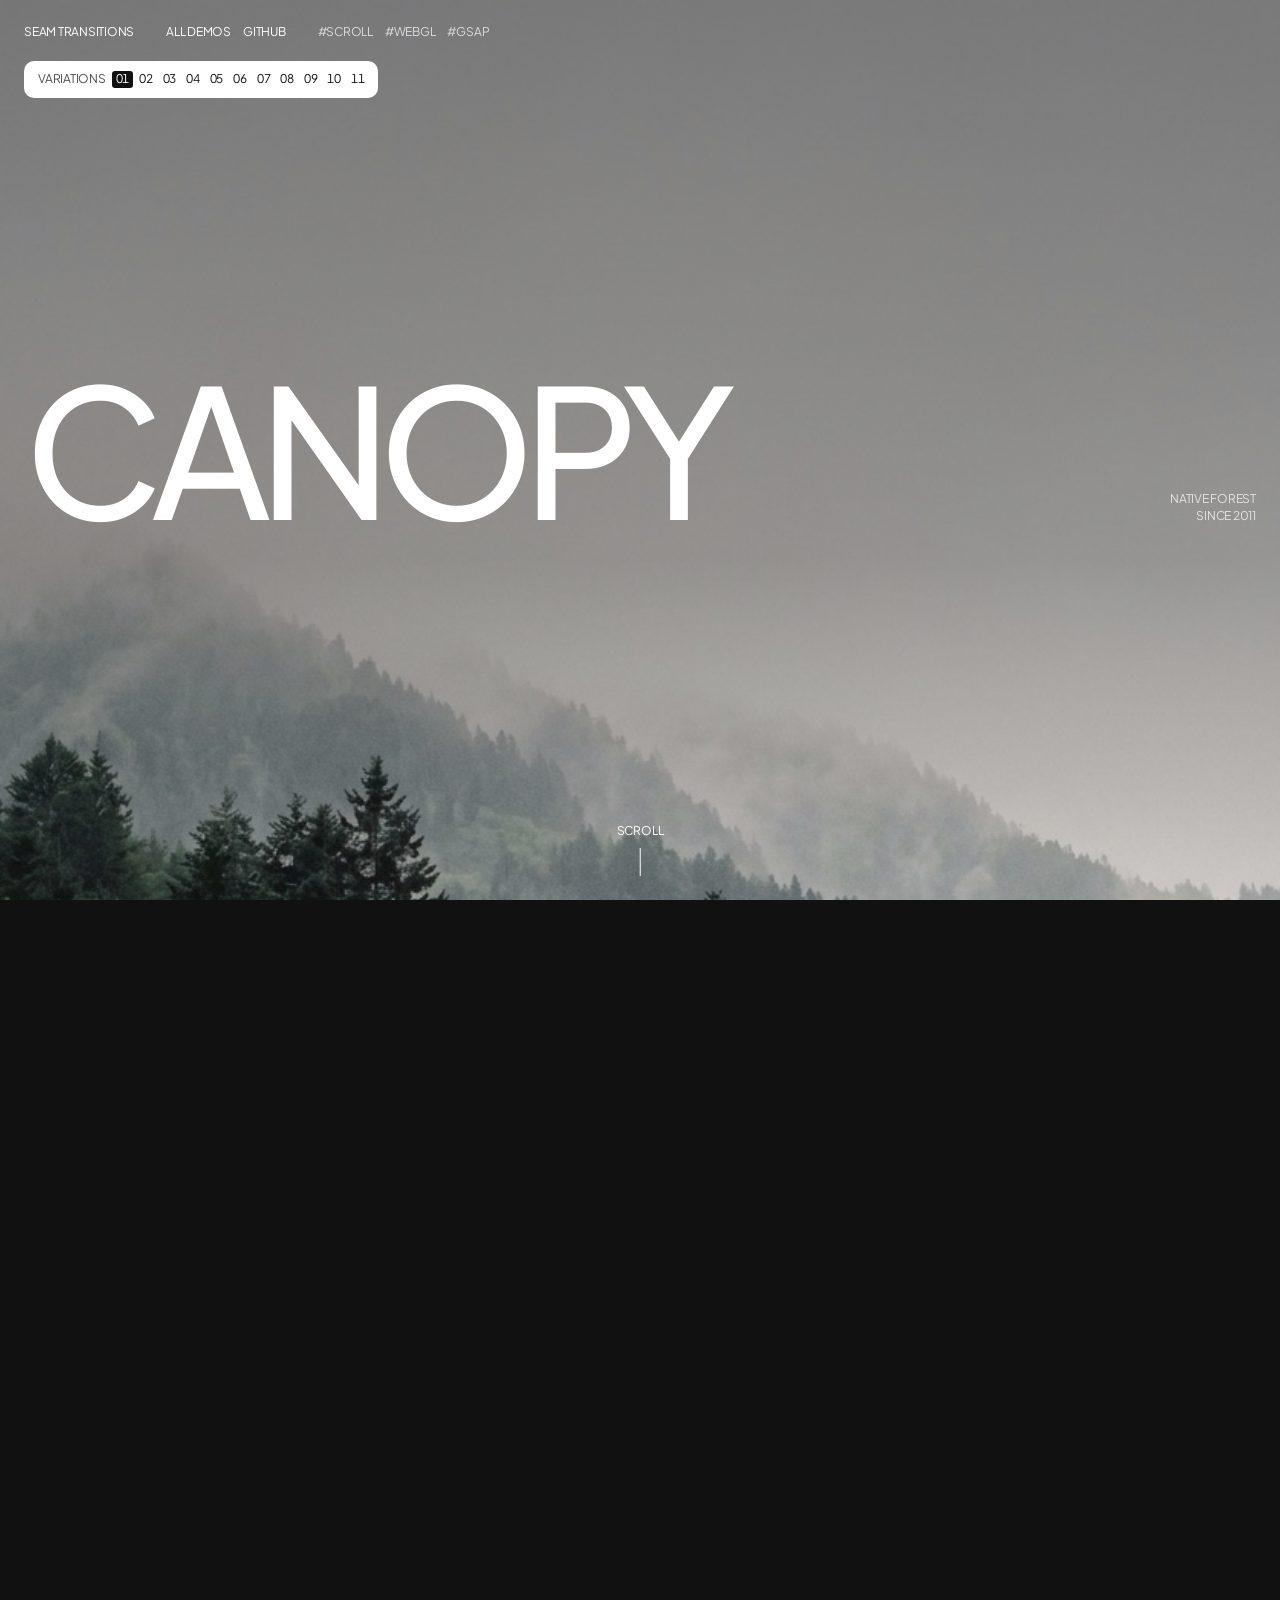
<file: index.html>
<!DOCTYPE html>
<html lang="en" class="no-js">
  <head>
    <meta charset="UTF-8" />
    <meta name="viewport" content="width=device-width, initial-scale=1" />
    <title>Seam Transitions | Demo 1 | Codrops</title>
    <meta name="description" content="A cleared hillside grows back: misty pine forest bleeds down into the white page like ink, showing more forest as it scrolls. A WebGL scroll transition with GSAP." />
    <meta name="keywords" content="ink effect, image reveal, scroll transition, section transition, scroll animation, WebGL, GLSL shaders, GSAP, ScrollTrigger" />
    <link rel="canonical" href="https://tympanus.net/Demos/SeamTransitions/" />
    <meta name="theme-color" content="#111" />
    <meta property="og:type" content="website" />
    <meta property="og:site_name" content="Codrops" />
    <meta property="og:title" content="Seam Transitions | Demo 1 | Codrops" />
    <meta property="og:description" content="A cleared hillside grows back: misty pine forest bleeds down into the white page like ink, showing more forest as it scrolls. A WebGL scroll transition with GSAP." />
    <meta property="og:url" content="https://tympanus.net/Demos/SeamTransitions/" />
    <meta property="og:image" content="https://tympanus.net/Demos/SeamTransitions/og-image.jpg" />
    <meta property="og:image:width" content="1200" />
    <meta property="og:image:height" content="630" />
    <meta property="og:image:alt" content="Seam Transitions: misty pines bleeding like ink into the white page that scrolls up over them, under the name Canopy" />
    <meta name="twitter:card" content="summary_large_image" />
    <meta name="twitter:site" content="@codrops" />
    <meta name="twitter:title" content="Seam Transitions | Demo 1 | Codrops" />
    <meta name="twitter:description" content="A cleared hillside grows back: misty pine forest bleeds down into the white page like ink, showing more forest as it scrolls. A WebGL scroll transition with GSAP." />
    <meta name="twitter:image" content="https://tympanus.net/Demos/SeamTransitions/og-image.jpg" />
    <meta name="twitter:image:alt" content="Seam Transitions: misty pines bleeding like ink into the white page that scrolls up over them, under the name Canopy" />
    <link rel="icon" type="image/svg+xml" href="https://tympanus.net/favicon/favicon.svg" />
    <link rel="shortcut icon" href="https://tympanus.net/favicon/favicon.ico" />
    <link rel="preconnect" href="https://fonts.googleapis.com" />
    <link rel="preconnect" href="https://fonts.gstatic.com" crossorigin />
    <link rel="stylesheet" href="https://fonts.googleapis.com/css2?family=Plus+Jakarta+Sans:wght@400;500&display=swap" />
    <link rel="stylesheet" type="text/css" href="css/base.css" />
    <script>
      document.documentElement.className = 'js';
    </script>
    <!-- Added on the live server only, leave commented out in the repo -->
    <!--script src="//tympanus.net/codrops/adpacks/analytics.js"></script-->
  </head>

  <body class="demo-1 loading" data-seam="ink">
    <div id="smooth-wrapper">
      <main id="smooth-content">
        <section class="hero">
          <header class="frame">
            <h1 class="frame__title">Seam Transitions</h1>
            <nav class="frame__links">
              <a href="https://tympanus.net/codrops/hub/">All demos</a>
              <a href="https://github.com/codrops/SeamTransitions">GitHub</a>
            </nav>
            <nav class="frame__tags">
              <a href="https://tympanus.net/codrops/hub/tag/scroll/">#scroll</a>
              <a href="https://tympanus.net/codrops/hub/tag/webgl/">#webgl</a>
              <a href="https://tympanus.net/codrops/hub/tag/gsap/">#gsap</a>
            </nav>
            <nav class="frame__demos">
              <span class="frame__demos-label">Variations</span>
              <span class="frame__demo frame__demo--current">01</span>
              <a class="frame__demo" href="index2.html">02</a>
              <a class="frame__demo" href="index3.html">03</a>
              <a class="frame__demo" href="index4.html">04</a>
              <a class="frame__demo" href="index5.html">05</a>
              <a class="frame__demo" href="index6.html">06</a>
              <a class="frame__demo" href="index7.html">07</a>
              <a class="frame__demo" href="index8.html">08</a>
              <a class="frame__demo" href="index9.html">09</a>
              <a class="frame__demo" href="index10.html">10</a>
              <a class="frame__demo" href="index11.html">11</a>
            </nav>
          </header>
          <img class="hero__img" src="img/hero-ink.jpg" width="1376" height="768" alt="A misty mountain ridge, dark pines fading up into pale fog" />
          <div class="hero__content">
            <h2 class="hero__title">Canopy</h2>
            <p class="hero__note">Native forest<br />Since 2011</p>
          </div>
          <p class="hero__scroll" aria-hidden="true">Scroll</p>

        </section>
        <div class="seam" aria-hidden="true"></div>
        <section class="next">
          <div class="next__intro">
            <p class="next__label">(01) Rewilding</p>
            <p class="next__text">We bring native forest back to hills cleared long ago: seed gathered nearby, planted by volunteers, then left to grow wild.</p>
          </div>
          <ul class="projects">
            <li>
              <img src="img/canopy-1.jpg" width="896" height="1200" alt="Young birch and pine regrowing on a misty hillside that was once bare moorland" />
              <p>Birch Hollow <span>2012</span></p>
            </li>
            <li>
              <img src="img/canopy-2.jpg" width="896" height="1200" alt="Pine saplings in tree guards across a heather hillside above a grey loch" />
              <p>Upper Loch <span>2014</span></p>
            </li>
            <li>
              <img src="img/canopy-3.jpg" width="896" height="1200" alt="A rowan with red berries among young pines on a misty ridge" />
              <p>Rowan Ridge <span>2016</span></p>
            </li>
            <li>
              <img src="img/canopy-4.jpg" width="896" height="1200" alt="A young native pinewood with heather and blaeberry beneath the trees" />
              <p>Red Pine Glen <span>2018</span></p>
            </li>
            <li>
              <img src="img/canopy-5.jpg" width="896" height="1200" alt="Rows of pine and birch seedlings in trays under a polytunnel" />
              <p>Seed Store <span>2021</span></p>
            </li>
            <li>
              <img src="img/canopy-6.jpg" width="896" height="1200" alt="A stream winding through a newly planted valley, bare hills behind" />
              <p>Moss Burn <span>2024</span></p>
            </li>
          </ul>
          <footer class="next__foot">
            <a href="mailto:hello@canopy.example">hello@canopy.example</a>
            <p class="next__credits">Inspired by <a href="https://mosaic.flabbergast.agency/">Mosaic</a> and Jesper Landberg’s <a href="https://tympanus.net/Demos/PaperDrops/">demo</a> on Codrops</p>
            <span>(02) Planting</span>
          </footer>
        </section>
      </main>
    </div>
    <script src="js/gsap.min.js"></script>
    <script src="js/ScrollTrigger.min.js"></script>
    <script src="js/ScrollSmoother.min.js"></script>
    <script src="js/SplitText.min.js"></script>
    <script type="module" src="js/index.js"></script>
    <!-- Added on the live server only, leave commented out in the repo -->
    <!--script src="https://tympanus.net/codrops/adpacks/cda_sponsor.js"></script-->
  </body>
</html>
</file>
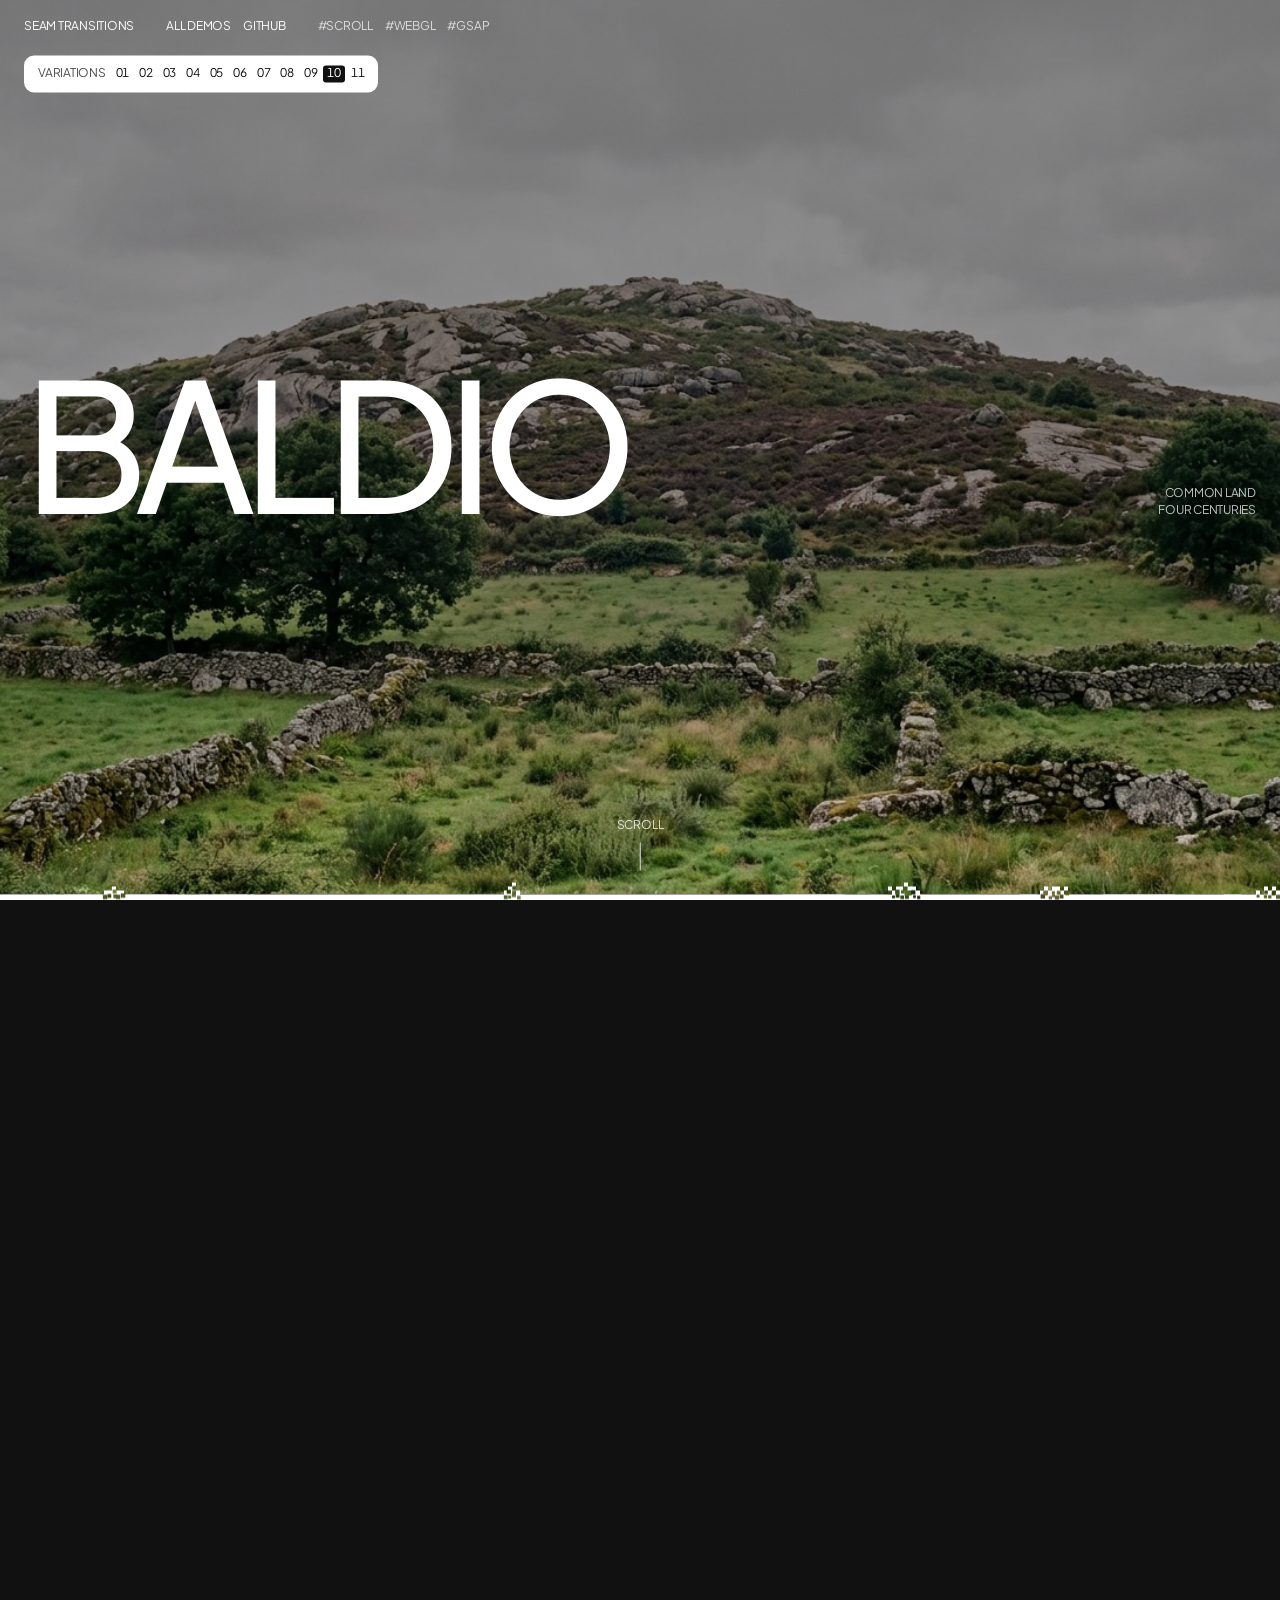
<file: index10.html>
<!DOCTYPE html>
<html lang="en" class="no-js">
  <head>
    <meta charset="UTF-8" />
    <meta name="viewport" content="width=device-width, initial-scale=1" />
    <title>Seam Transitions | Demo 10 | Codrops</title>
    <meta name="description" content="An upland hill crumbles grain by grain into spoil heaps as the page scrolls up over it. A canvas scroll transition with GSAP and Physics2DPlugin." />
    <meta name="keywords" content="sand effect, particles, Physics2DPlugin, scroll transition, section transition, scroll animation, canvas, GSAP, ScrollTrigger" />
    <link rel="canonical" href="https://tympanus.net/Demos/SeamTransitions/index10.html" />
    <meta name="theme-color" content="#111" />
    <meta property="og:type" content="website" />
    <meta property="og:site_name" content="Codrops" />
    <meta property="og:title" content="Seam Transitions | Demo 10 | Codrops" />
    <meta property="og:description" content="An upland hill crumbles grain by grain into spoil heaps as the page scrolls up over it. A canvas scroll transition with GSAP and Physics2DPlugin." />
    <meta property="og:url" content="https://tympanus.net/Demos/SeamTransitions/index10.html" />
    <meta property="og:image" content="https://tympanus.net/Demos/SeamTransitions/og-image.jpg" />
    <meta property="og:image:width" content="1200" />
    <meta property="og:image:height" content="630" />
    <meta property="og:image:alt" content="Seam Transitions: misty pines bleeding like ink into the white page that scrolls up over them, under the name Canopy" />
    <meta name="twitter:card" content="summary_large_image" />
    <meta name="twitter:site" content="@codrops" />
    <meta name="twitter:title" content="Seam Transitions | Demo 10 | Codrops" />
    <meta name="twitter:description" content="An upland hill crumbles grain by grain into spoil heaps as the page scrolls up over it. A canvas scroll transition with GSAP and Physics2DPlugin." />
    <meta name="twitter:image" content="https://tympanus.net/Demos/SeamTransitions/og-image.jpg" />
    <meta name="twitter:image:alt" content="Seam Transitions: misty pines bleeding like ink into the white page that scrolls up over them, under the name Canopy" />
    <link rel="icon" type="image/svg+xml" href="https://tympanus.net/favicon/favicon.svg" />
    <link rel="shortcut icon" href="https://tympanus.net/favicon/favicon.ico" />
    <link rel="preconnect" href="https://fonts.googleapis.com" />
    <link rel="preconnect" href="https://fonts.gstatic.com" crossorigin />
    <link rel="stylesheet" href="https://fonts.googleapis.com/css2?family=Plus+Jakarta+Sans:wght@400;500&display=swap" />
    <link rel="stylesheet" type="text/css" href="css/base.css" />
    <script>
      document.documentElement.className = 'js';
    </script>
    <!-- Added on the live server only, leave commented out in the repo -->
    <!--script src="//tympanus.net/codrops/adpacks/analytics.js"></script-->
  </head>

  <body class="demo-10 loading" data-seam="sediment">
    <div id="smooth-wrapper">
      <main id="smooth-content">
        <section class="hero">
          <header class="frame">
            <h1 class="frame__title">Seam Transitions</h1>
            <nav class="frame__links">
              <a href="https://tympanus.net/codrops/hub/">All demos</a>
              <a href="https://github.com/codrops/SeamTransitions">GitHub</a>
            </nav>
            <nav class="frame__tags">
              <a href="https://tympanus.net/codrops/hub/tag/scroll/">#scroll</a>
              <a href="https://tympanus.net/codrops/hub/tag/webgl/">#webgl</a>
              <a href="https://tympanus.net/codrops/hub/tag/gsap/">#gsap</a>
            </nav>
            <nav class="frame__demos">
              <span class="frame__demos-label">Variations</span>
              <a class="frame__demo" href="index.html">01</a>
              <a class="frame__demo" href="index2.html">02</a>
              <a class="frame__demo" href="index3.html">03</a>
              <a class="frame__demo" href="index4.html">04</a>
              <a class="frame__demo" href="index5.html">05</a>
              <a class="frame__demo" href="index6.html">06</a>
              <a class="frame__demo" href="index7.html">07</a>
              <a class="frame__demo" href="index8.html">08</a>
              <a class="frame__demo" href="index9.html">09</a>
              <span class="frame__demo frame__demo--current">10</span>
              <a class="frame__demo" href="index11.html">11</a>
            </nav>
          </header>
          <img class="hero__img" src="img/hero-sediment.jpg" width="1376" height="768" alt="An upland hill of granite outcrops and heather above green meadows divided by stone walls" />
          <div class="hero__content">
            <h2 class="hero__title">Baldio</h2>
            <p class="hero__note">Common land<br />Four centuries</p>
          </div>
          <p class="hero__scroll" aria-hidden="true">Scroll</p>

        </section>
        <div class="seam" aria-hidden="true"></div>
        <section class="next">
          <div class="next__intro">
            <p class="next__label">(01) The hill</p>
            <p class="next__text">For four hundred years this hill has been grazed, farmed and shared by the villages around it. A company wants to dig it out for lithium. We want it to stay a hill.</p>
          </div>
          <ul class="projects">
            <li>
              <img src="img/baldio-1.jpg" width="896" height="1200" alt="A green meadow enclosed by stone walls, long-horned cattle grazing below granite hills" />
              <p>Lameiro do Fundo <span>Meadow</span></p>
            </li>
            <li>
              <img src="img/baldio-2.jpg" width="896" height="1200" alt="A granite spring trough with clear water running into it" />
              <p>Fonte da Laje <span>Spring</span></p>
            </li>
            <li>
              <img src="img/baldio-3.jpg" width="896" height="1200" alt="An old chestnut grove of huge gnarled trunks on a slope" />
              <p>Souto Velho <span>Chestnuts</span></p>
            </li>
            <li>
              <img src="img/baldio-4.jpg" width="896" height="1200" alt="A small field of rye on a terrace below granite outcrops" />
              <p>Leira Alta <span>Rye</span></p>
            </li>
            <li>
              <img src="img/baldio-5.jpg" width="896" height="1200" alt="Stone houses with slate roofs along a narrow village street" />
              <p>Aldeia <span>Village</span></p>
            </li>
            <li>
              <img src="img/baldio-6.jpg" width="896" height="1200" alt="The village’s granite bread-oven house, firewood stacked by its door" />
              <p>Forno do Povo <span>Oven</span></p>
            </li>
          </ul>
          <footer class="next__foot">
            <a href="mailto:contact@baldio.example">contact@baldio.example</a>
            <p class="next__credits">Inspired by <a href="https://mosaic.flabbergast.agency/">Mosaic</a> and Jesper Landberg’s <a href="https://tympanus.net/Demos/PaperDrops/">demo</a> on Codrops</p>
            <span>(02) What’s here</span>
          </footer>
        </section>
      </main>
    </div>
    <script src="js/gsap.min.js"></script>
    <script src="js/ScrollTrigger.min.js"></script>
    <script src="js/ScrollSmoother.min.js"></script>
    <script src="js/SplitText.min.js"></script>
    <script src="js/Physics2DPlugin.min.js"></script>
    <script type="module" src="js/index.js"></script>
    <!-- Added on the live server only, leave commented out in the repo -->
    <!--script src="https://tympanus.net/codrops/adpacks/cda_sponsor.js"></script-->
  </body>
</html>
</file>
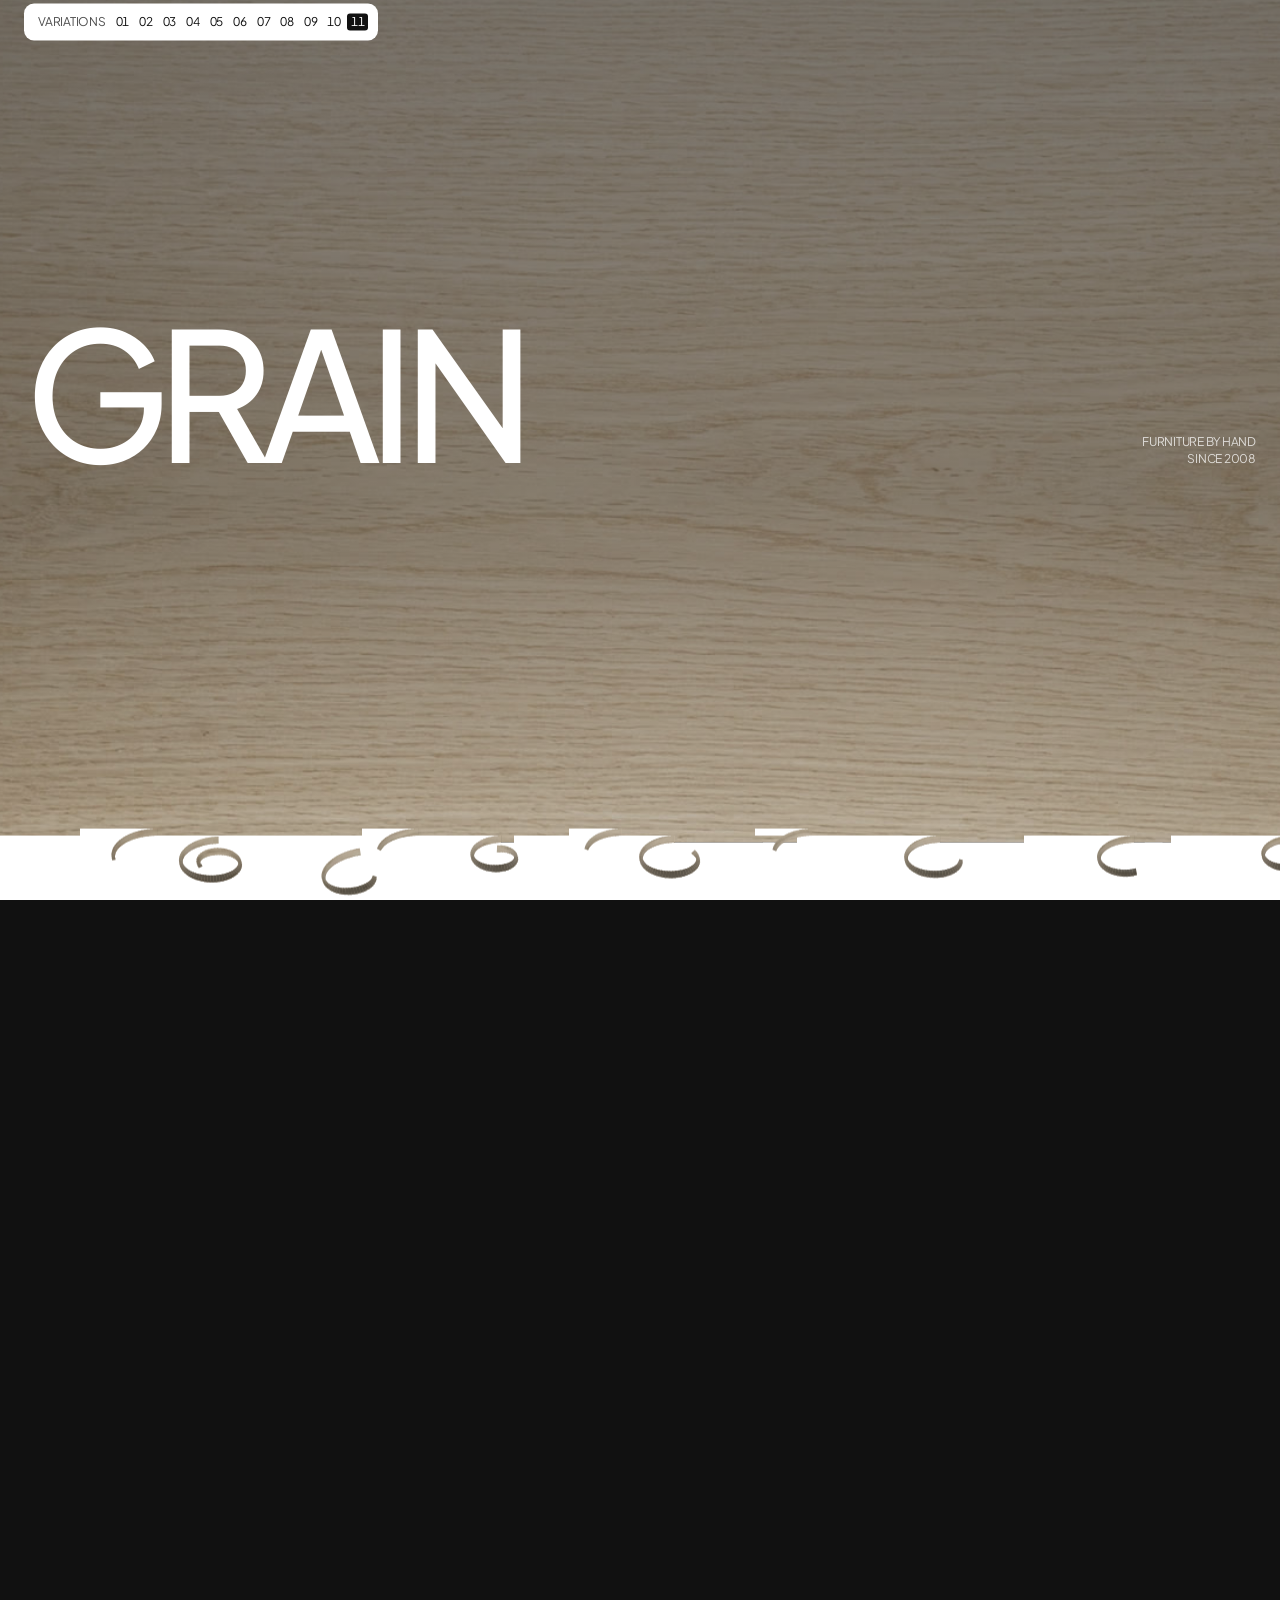
<file: index11.html>
<!DOCTYPE html>
<html lang="en" class="no-js">
  <head>
    <meta charset="UTF-8" />
    <meta name="viewport" content="width=device-width, initial-scale=1" />
    <title>Seam Transitions | Demo 11 | Codrops</title>
    <meta name="description" content="A plane takes long shavings off an oak plank as the page scrolls: each curls up and drops onto a pile. A canvas scroll transition with GSAP and Physics2DPlugin." />
    <meta name="keywords" content="wood shavings, curl, Physics2DPlugin, scroll transition, section transition, scroll animation, canvas, GSAP, ScrollTrigger" />
    <link rel="canonical" href="https://tympanus.net/Demos/SeamTransitions/index11.html" />
    <meta name="theme-color" content="#111" />
    <meta property="og:type" content="website" />
    <meta property="og:site_name" content="Codrops" />
    <meta property="og:title" content="Seam Transitions | Demo 11 | Codrops" />
    <meta property="og:description" content="A plane takes long shavings off an oak plank as the page scrolls: each curls up and drops onto a pile. A canvas scroll transition with GSAP and Physics2DPlugin." />
    <meta property="og:url" content="https://tympanus.net/Demos/SeamTransitions/index11.html" />
    <meta property="og:image" content="https://tympanus.net/Demos/SeamTransitions/og-image.jpg" />
    <meta property="og:image:width" content="1200" />
    <meta property="og:image:height" content="630" />
    <meta property="og:image:alt" content="Seam Transitions: misty pines bleeding like ink into the white page that scrolls up over them, under the name Canopy" />
    <meta name="twitter:card" content="summary_large_image" />
    <meta name="twitter:site" content="@codrops" />
    <meta name="twitter:title" content="Seam Transitions | Demo 11 | Codrops" />
    <meta name="twitter:description" content="A plane takes long shavings off an oak plank as the page scrolls: each curls up and drops onto a pile. A canvas scroll transition with GSAP and Physics2DPlugin." />
    <meta name="twitter:image" content="https://tympanus.net/Demos/SeamTransitions/og-image.jpg" />
    <meta name="twitter:image:alt" content="Seam Transitions: misty pines bleeding like ink into the white page that scrolls up over them, under the name Canopy" />
    <link rel="icon" type="image/svg+xml" href="https://tympanus.net/favicon/favicon.svg" />
    <link rel="shortcut icon" href="https://tympanus.net/favicon/favicon.ico" />
    <link rel="preconnect" href="https://fonts.googleapis.com" />
    <link rel="preconnect" href="https://fonts.gstatic.com" crossorigin />
    <link rel="stylesheet" href="https://fonts.googleapis.com/css2?family=Plus+Jakarta+Sans:wght@400;500&display=swap" />
    <link rel="stylesheet" type="text/css" href="css/base.css" />
    <script>
      document.documentElement.className = 'js';
    </script>
    <!-- Added on the live server only, leave commented out in the repo -->
    <!--script src="//tympanus.net/codrops/adpacks/analytics.js"></script-->
  </head>

  <body class="demo-11 loading" data-seam="shavings">
    <div id="smooth-wrapper">
      <main id="smooth-content">
        <section class="hero">
          <header class="frame">
            <h1 class="frame__title">Seam Transitions</h1>
            <nav class="frame__links">
              <a href="https://tympanus.net/codrops/hub/">All demos</a>
              <a href="https://github.com/codrops/SeamTransitions">GitHub</a>
            </nav>
            <nav class="frame__tags">
              <a href="https://tympanus.net/codrops/hub/tag/scroll/">#scroll</a>
              <a href="https://tympanus.net/codrops/hub/tag/webgl/">#webgl</a>
              <a href="https://tympanus.net/codrops/hub/tag/gsap/">#gsap</a>
            </nav>
            <nav class="frame__demos">
              <span class="frame__demos-label">Variations</span>
              <a class="frame__demo" href="index.html">01</a>
              <a class="frame__demo" href="index2.html">02</a>
              <a class="frame__demo" href="index3.html">03</a>
              <a class="frame__demo" href="index4.html">04</a>
              <a class="frame__demo" href="index5.html">05</a>
              <a class="frame__demo" href="index6.html">06</a>
              <a class="frame__demo" href="index7.html">07</a>
              <a class="frame__demo" href="index8.html">08</a>
              <a class="frame__demo" href="index9.html">09</a>
              <a class="frame__demo" href="index10.html">10</a>
              <span class="frame__demo frame__demo--current">11</span>
            </nav>
          </header>
          <img class="hero__img" src="img/hero-shavings.jpg" width="1376" height="768" alt="A long pale oak plank seen from above, its straight grain running along it" />
          <div class="hero__content">
            <h2 class="hero__title">Grain</h2>
            <p class="hero__note">Furniture by hand<br />Since 2008</p>
          </div>
          <p class="hero__scroll" aria-hidden="true">Scroll</p>

        </section>
        <div class="seam" aria-hidden="true"></div>
        <section class="next">
          <div class="next__intro">
            <p class="next__label">(01) Workshop</p>
            <p class="next__text">We make tables, benches and chairs by hand from oak, ash and walnut, planed stroke by stroke until the grain shows.</p>
          </div>
          <ul class="projects">
            <li>
              <img src="img/grain-1.jpg" width="896" height="1200" alt="A long solid oak dining table in a bright white room" />
              <p>Long Table <span>2025</span></p>
            </li>
            <li>
              <img src="img/grain-2.jpg" width="896" height="1200" alt="A hand plane on a workbench beside long curled oak shavings" />
              <p>The Plane <span>2024</span></p>
            </li>
            <li>
              <img src="img/grain-3.jpg" width="896" height="1200" alt="A simple ash bench against a whitewashed wall" />
              <p>Ash Bench <span>2024</span></p>
            </li>
            <li>
              <img src="img/grain-4.jpg" width="896" height="1200" alt="A wooden chair with a woven rush seat in a workshop" />
              <p>Rush Chair <span>2023</span></p>
            </li>
            <li>
              <img src="img/grain-5.jpg" width="896" height="1200" alt="Rough oak boards stacked to dry under a shed roof" />
              <p>Seasoning <span>2022</span></p>
            </li>
            <li>
              <img src="img/grain-6.jpg" width="896" height="1200" alt="A walnut cabinet with fine dovetail joinery" />
              <p>Walnut Cabinet <span>2021</span></p>
            </li>
          </ul>
          <footer class="next__foot">
            <a href="mailto:workshop@grain.example">workshop@grain.example</a>
            <p class="next__credits">Inspired by <a href="https://mosaic.flabbergast.agency/">Mosaic</a> and Jesper Landberg’s <a href="https://tympanus.net/Demos/PaperDrops/">demo</a> on Codrops</p>
            <span>(02) Furniture</span>
          </footer>
        </section>
      </main>
    </div>
    <script src="js/gsap.min.js"></script>
    <script src="js/ScrollTrigger.min.js"></script>
    <script src="js/ScrollSmoother.min.js"></script>
    <script src="js/SplitText.min.js"></script>
    <script src="js/Physics2DPlugin.min.js"></script>
    <script type="module" src="js/index.js"></script>
    <!-- Added on the live server only, leave commented out in the repo -->
    <!--script src="https://tympanus.net/codrops/adpacks/cda_sponsor.js"></script-->
  </body>
</html>
</file>
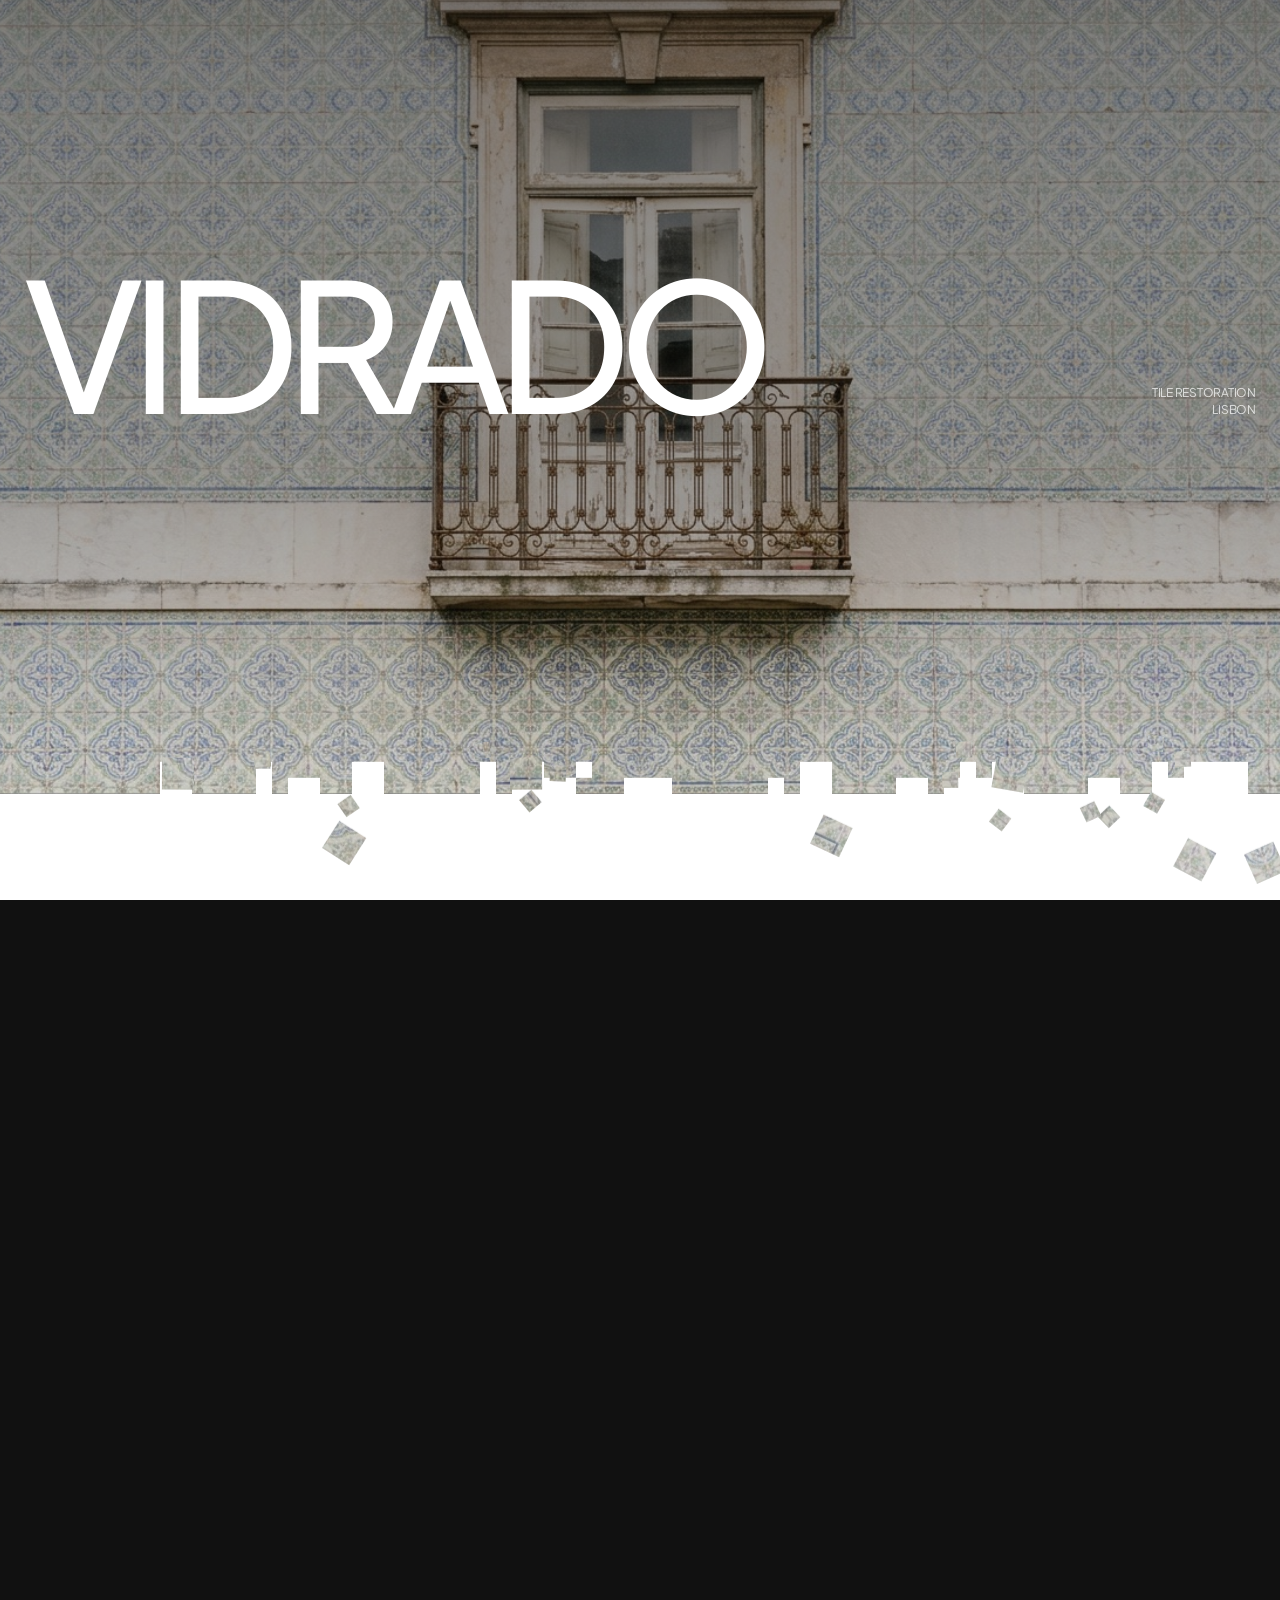
<file: index2.html>
<!DOCTYPE html>
<html lang="en" class="no-js">
  <head>
    <meta charset="UTF-8" />
    <meta name="viewport" content="width=device-width, initial-scale=1" />
    <title>Seam Transitions | Demo 2 | Codrops</title>
    <meta name="description" content="A tiled Lisbon façade sheds its tiles as the page scrolls up, and they fly home when it scrolls back. A canvas scroll transition with GSAP and Physics2DPlugin." />
    <meta name="keywords" content="crumble effect, falling squares, Physics2DPlugin, scroll transition, section transition, scroll animation, canvas, GSAP, ScrollTrigger" />
    <link rel="canonical" href="https://tympanus.net/Demos/SeamTransitions/index2.html" />
    <meta name="theme-color" content="#111" />
    <meta property="og:type" content="website" />
    <meta property="og:site_name" content="Codrops" />
    <meta property="og:title" content="Seam Transitions | Demo 2 | Codrops" />
    <meta property="og:description" content="A tiled Lisbon façade sheds its tiles as the page scrolls up, and they fly home when it scrolls back. A canvas scroll transition with GSAP and Physics2DPlugin." />
    <meta property="og:url" content="https://tympanus.net/Demos/SeamTransitions/index2.html" />
    <meta property="og:image" content="https://tympanus.net/Demos/SeamTransitions/og-image.jpg" />
    <meta property="og:image:width" content="1200" />
    <meta property="og:image:height" content="630" />
    <meta property="og:image:alt" content="Seam Transitions: misty pines bleeding like ink into the white page that scrolls up over them, under the name Canopy" />
    <meta name="twitter:card" content="summary_large_image" />
    <meta name="twitter:site" content="@codrops" />
    <meta name="twitter:title" content="Seam Transitions | Demo 2 | Codrops" />
    <meta name="twitter:description" content="A tiled Lisbon façade sheds its tiles as the page scrolls up, and they fly home when it scrolls back. A canvas scroll transition with GSAP and Physics2DPlugin." />
    <meta name="twitter:image" content="https://tympanus.net/Demos/SeamTransitions/og-image.jpg" />
    <meta name="twitter:image:alt" content="Seam Transitions: misty pines bleeding like ink into the white page that scrolls up over them, under the name Canopy" />
    <link rel="icon" type="image/svg+xml" href="https://tympanus.net/favicon/favicon.svg" />
    <link rel="shortcut icon" href="https://tympanus.net/favicon/favicon.ico" />
    <link rel="preconnect" href="https://fonts.googleapis.com" />
    <link rel="preconnect" href="https://fonts.gstatic.com" crossorigin />
    <link rel="stylesheet" href="https://fonts.googleapis.com/css2?family=Plus+Jakarta+Sans:wght@400;500&display=swap" />
    <link rel="stylesheet" type="text/css" href="css/base.css" />
    <script>
      document.documentElement.className = 'js';
    </script>
    <!-- Added on the live server only, leave commented out in the repo -->
    <!--script src="//tympanus.net/codrops/adpacks/analytics.js"></script-->
  </head>

  <body class="demo-2 loading" data-seam="crumble">
    <div id="smooth-wrapper">
      <main id="smooth-content">
        <section class="hero">
          <header class="frame">
            <h1 class="frame__title">Seam Transitions</h1>
            <nav class="frame__links">
              <a href="https://tympanus.net/codrops/hub/">All demos</a>
              <a href="https://github.com/codrops/SeamTransitions">GitHub</a>
            </nav>
            <nav class="frame__tags">
              <a href="https://tympanus.net/codrops/hub/tag/scroll/">#scroll</a>
              <a href="https://tympanus.net/codrops/hub/tag/webgl/">#webgl</a>
              <a href="https://tympanus.net/codrops/hub/tag/gsap/">#gsap</a>
            </nav>
            <nav class="frame__demos">
              <span class="frame__demos-label">Variations</span>
              <a class="frame__demo" href="index.html">01</a>
              <span class="frame__demo frame__demo--current">02</span>
              <a class="frame__demo" href="index3.html">03</a>
              <a class="frame__demo" href="index4.html">04</a>
              <a class="frame__demo" href="index5.html">05</a>
              <a class="frame__demo" href="index6.html">06</a>
              <a class="frame__demo" href="index7.html">07</a>
              <a class="frame__demo" href="index8.html">08</a>
              <a class="frame__demo" href="index9.html">09</a>
              <a class="frame__demo" href="index10.html">10</a>
              <a class="frame__demo" href="index11.html">11</a>
            </nav>
          </header>
          <img class="hero__img" src="img/hero-crumble.jpg" width="1376" height="768" alt="A Lisbon façade of soft blue and green patterned tiles around a window with an iron balcony" />
          <div class="hero__content">
            <h2 class="hero__title">Vidrado</h2>
            <p class="hero__note">Tile restoration<br />Lisbon</p>
          </div>
          <p class="hero__scroll" aria-hidden="true">Scroll</p>

        </section>
        <div class="seam" aria-hidden="true"></div>
        <section class="next">
          <div class="next__intro">
            <p class="next__label">(01) Workshop</p>
            <p class="next__text">We restore the tiles of Lisbon’s old façades: we clean and mend them, paint the missing ones by hand and set them back where they belong.</p>
          </div>
          <ul class="projects">
            <li>
              <img src="img/vidrado-1.jpg" width="896" height="1200" alt="A façade of green and white patterned tiles on a small square" />
              <p>Casa do Largo <span>2025</span></p>
            </li>
            <li>
              <img src="img/vidrado-2.jpg" width="896" height="1200" alt="A narrow lane with a blue and white tiled façade and iron balconies" />
              <p>Travessa 18 <span>2024</span></p>
            </li>
            <li>
              <img src="img/vidrado-3.jpg" width="896" height="1200" alt="Hand-painted cobalt blue replacement tiles drying on a workshop table" />
              <p>New Tiles <span>2023</span></p>
            </li>
            <li>
              <img src="img/vidrado-4.jpg" width="896" height="1200" alt="A tall townhouse façade of yellow and blue tiles with iron balconies" />
              <p>Rua Nova <span>2022</span></p>
            </li>
            <li>
              <img src="img/vidrado-5.jpg" width="896" height="1200" alt="Stone steps beside a wall of old blue and white tile panels" />
              <p>Escadinhas <span>2021</span></p>
            </li>
            <li>
              <img src="img/vidrado-6.jpg" width="896" height="1200" alt="A façade of green relief tiles around a carved wooden door" />
              <p>Casa Verde <span>2020</span></p>
            </li>
          </ul>
          <footer class="next__foot">
            <a href="mailto:atelier@vidrado.example">atelier@vidrado.example</a>
            <p class="next__credits">Inspired by <a href="https://mosaic.flabbergast.agency/">Mosaic</a> and Jesper Landberg’s <a href="https://tympanus.net/Demos/PaperDrops/">demo</a> on Codrops</p>
            <span>(02) Façades</span>
          </footer>
        </section>
      </main>
    </div>
    <script src="js/gsap.min.js"></script>
    <script src="js/ScrollTrigger.min.js"></script>
    <script src="js/ScrollSmoother.min.js"></script>
    <script src="js/SplitText.min.js"></script>
    <script src="js/Physics2DPlugin.min.js"></script>
    <script type="module" src="js/index.js"></script>
    <!-- Added on the live server only, leave commented out in the repo -->
    <!--script src="https://tympanus.net/codrops/adpacks/cda_sponsor.js"></script-->
  </body>
</html>
</file>
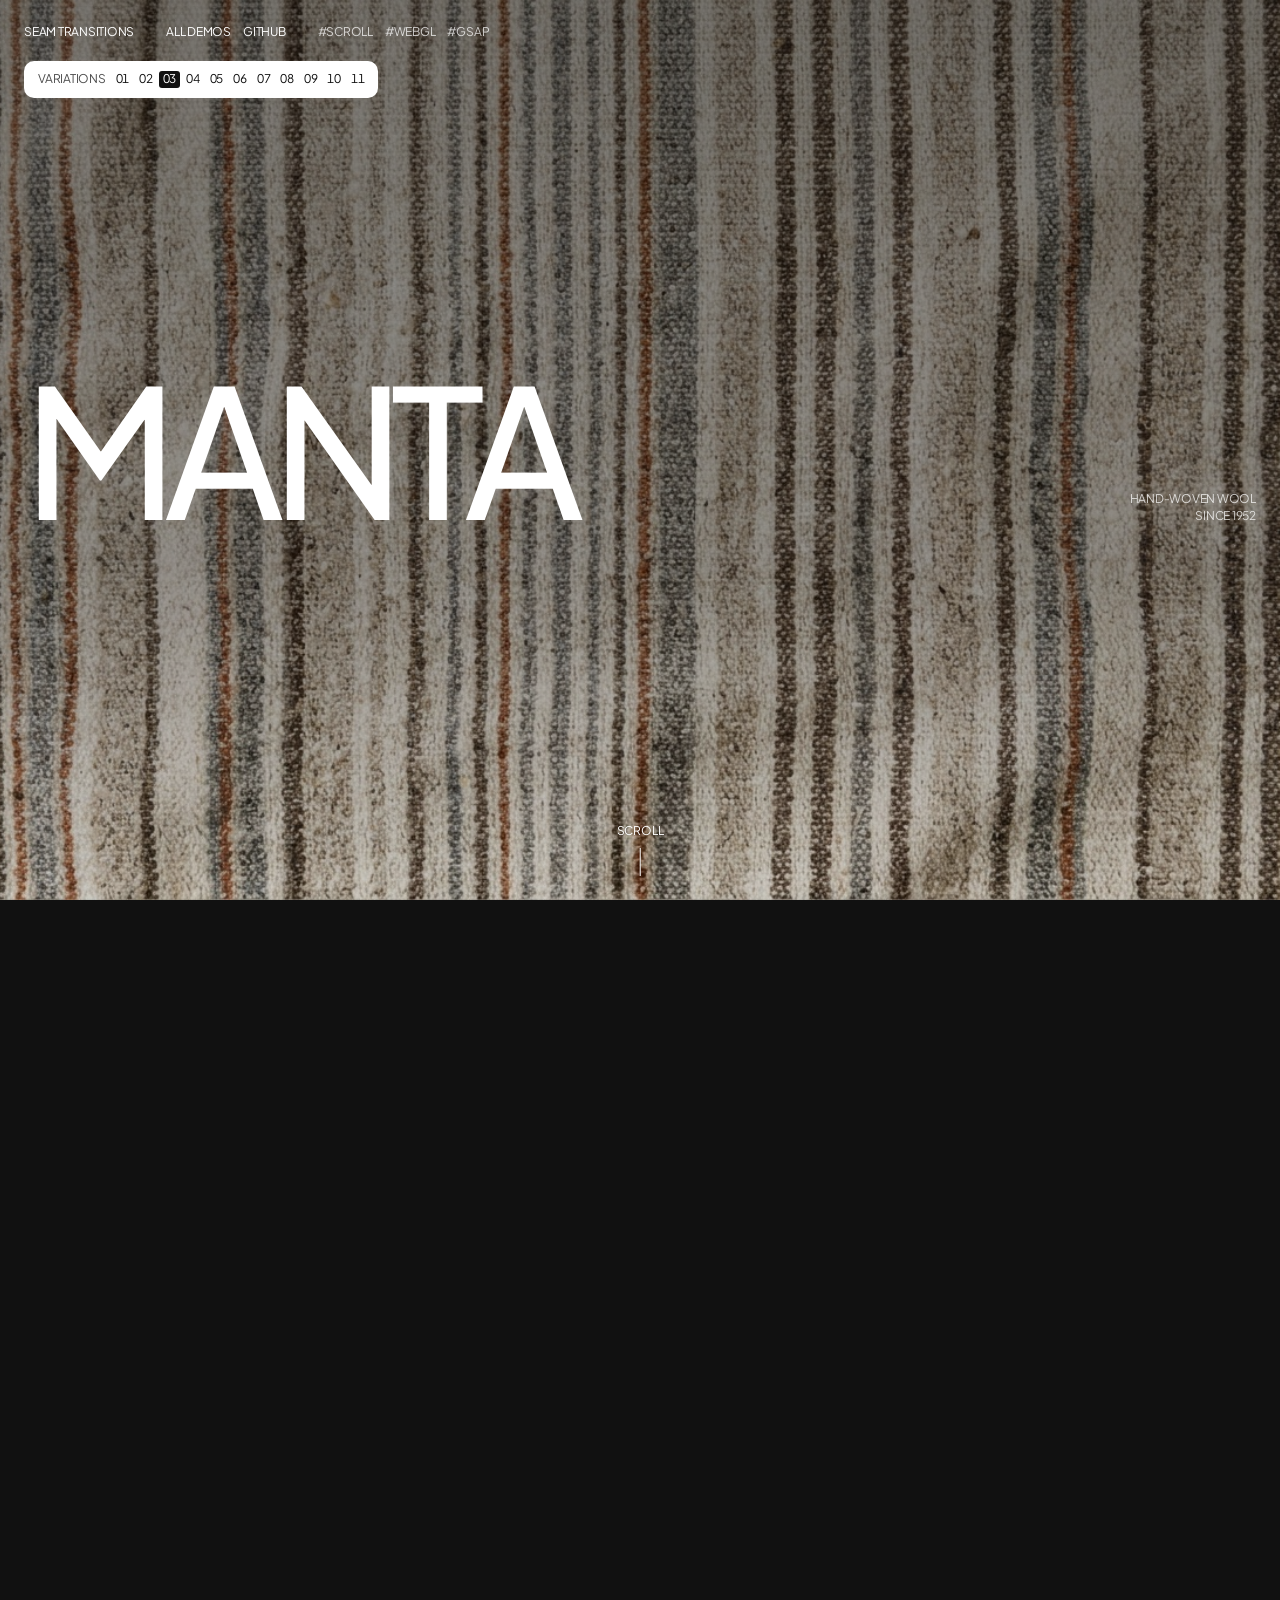
<file: index3.html>
<!DOCTYPE html>
<html lang="en" class="no-js">
  <head>
    <meta charset="UTF-8" />
    <meta name="viewport" content="width=device-width, initial-scale=1" />
    <title>Seam Transitions | Demo 3 | Codrops</title>
    <meta name="description" content="A hand-woven blanket frays at its hem as the page scrolls: its weft pulled out row by row, its warp left hanging as a fringe. A WebGL scroll transition with GSAP." />
    <meta name="keywords" content="fringe, textile, unravel, scroll transition, section transition, scroll animation, WebGL, GLSL shaders, GSAP, ScrollTrigger" />
    <link rel="canonical" href="https://tympanus.net/Demos/SeamTransitions/index3.html" />
    <meta name="theme-color" content="#111" />
    <meta property="og:type" content="website" />
    <meta property="og:site_name" content="Codrops" />
    <meta property="og:title" content="Seam Transitions | Demo 3 | Codrops" />
    <meta property="og:description" content="A hand-woven blanket frays at its hem as the page scrolls: its weft pulled out row by row, its warp left hanging as a fringe. A WebGL scroll transition with GSAP." />
    <meta property="og:url" content="https://tympanus.net/Demos/SeamTransitions/index3.html" />
    <meta property="og:image" content="https://tympanus.net/Demos/SeamTransitions/og-image.jpg" />
    <meta property="og:image:width" content="1200" />
    <meta property="og:image:height" content="630" />
    <meta property="og:image:alt" content="Seam Transitions: misty pines bleeding like ink into the white page that scrolls up over them, under the name Canopy" />
    <meta name="twitter:card" content="summary_large_image" />
    <meta name="twitter:site" content="@codrops" />
    <meta name="twitter:title" content="Seam Transitions | Demo 3 | Codrops" />
    <meta name="twitter:description" content="A hand-woven blanket frays at its hem as the page scrolls: its weft pulled out row by row, its warp left hanging as a fringe. A WebGL scroll transition with GSAP." />
    <meta name="twitter:image" content="https://tympanus.net/Demos/SeamTransitions/og-image.jpg" />
    <meta name="twitter:image:alt" content="Seam Transitions: misty pines bleeding like ink into the white page that scrolls up over them, under the name Canopy" />
    <link rel="icon" type="image/svg+xml" href="https://tympanus.net/favicon/favicon.svg" />
    <link rel="shortcut icon" href="https://tympanus.net/favicon/favicon.ico" />
    <link rel="preconnect" href="https://fonts.googleapis.com" />
    <link rel="preconnect" href="https://fonts.gstatic.com" crossorigin />
    <link rel="stylesheet" href="https://fonts.googleapis.com/css2?family=Plus+Jakarta+Sans:wght@400;500&display=swap" />
    <link rel="stylesheet" type="text/css" href="css/base.css" />
    <script>
      document.documentElement.className = 'js';
    </script>
    <!-- Added on the live server only, leave commented out in the repo -->
    <!--script src="//tympanus.net/codrops/adpacks/analytics.js"></script-->
  </head>

  <body class="demo-3 loading" data-seam="fray">
    <div id="smooth-wrapper">
      <main id="smooth-content">
        <section class="hero">
          <header class="frame">
            <h1 class="frame__title">Seam Transitions</h1>
            <nav class="frame__links">
              <a href="https://tympanus.net/codrops/hub/">All demos</a>
              <a href="https://github.com/codrops/SeamTransitions">GitHub</a>
            </nav>
            <nav class="frame__tags">
              <a href="https://tympanus.net/codrops/hub/tag/scroll/">#scroll</a>
              <a href="https://tympanus.net/codrops/hub/tag/webgl/">#webgl</a>
              <a href="https://tympanus.net/codrops/hub/tag/gsap/">#gsap</a>
            </nav>
            <nav class="frame__demos">
              <span class="frame__demos-label">Variations</span>
              <a class="frame__demo" href="index.html">01</a>
              <a class="frame__demo" href="index2.html">02</a>
              <span class="frame__demo frame__demo--current">03</span>
              <a class="frame__demo" href="index4.html">04</a>
              <a class="frame__demo" href="index5.html">05</a>
              <a class="frame__demo" href="index6.html">06</a>
              <a class="frame__demo" href="index7.html">07</a>
              <a class="frame__demo" href="index8.html">08</a>
              <a class="frame__demo" href="index9.html">09</a>
              <a class="frame__demo" href="index10.html">10</a>
              <a class="frame__demo" href="index11.html">11</a>
            </nav>
          </header>
          <img class="hero__img" src="img/hero-fray.jpg" width="1376" height="768" alt="A hand-woven wool blanket in narrow stripes of cream, grey, brown and rust, its weave close up" />
          <div class="hero__content">
            <h2 class="hero__title">Manta</h2>
            <p class="hero__note">Hand-woven wool<br />Since 1952</p>
          </div>
          <p class="hero__scroll" aria-hidden="true">Scroll</p>

        </section>
        <div class="seam" aria-hidden="true"></div>
        <section class="next">
          <div class="next__intro">
            <p class="next__label">(01) Mill</p>
            <p class="next__text">We weave blankets on old wooden looms from the wool of the flocks in our valley, thread by thread and row by row.</p>
          </div>
          <ul class="projects">
            <li>
              <img src="img/manta-1.jpg" width="896" height="1200" alt="A folded wool blanket in cream and brown stripes on a wooden chair" />
              <p>Valley Stripe <span>2025</span></p>
            </li>
            <li>
              <img src="img/manta-2.jpg" width="896" height="1200" alt="A wooden floor loom with a half-woven blanket in a whitewashed mill" />
              <p>The Loom <span>1952</span></p>
            </li>
            <li>
              <img src="img/manta-3.jpg" width="896" height="1200" alt="Skeins of natural wool in cream, grey and brown hanging on wooden pegs" />
              <p>Undyed Yarn <span>2024</span></p>
            </li>
            <li>
              <img src="img/manta-4.jpg" width="896" height="1200" alt="A striped wool throw on a linen-covered bed" />
              <p>Oat Throw <span>2024</span></p>
            </li>
            <li>
              <img src="img/manta-5.jpg" width="896" height="1200" alt="The knotted fringe of a hand-woven wool blanket" />
              <p>Fringe <span>2023</span></p>
            </li>
            <li>
              <img src="img/manta-6.jpg" width="896" height="1200" alt="Sheep grazing on a misty hillside of stone walls" />
              <p>The Flock <span>2022</span></p>
            </li>
          </ul>
          <footer class="next__foot">
            <a href="mailto:mill@manta.example">mill@manta.example</a>
            <p class="next__credits">Inspired by <a href="https://mosaic.flabbergast.agency/">Mosaic</a> and Jesper Landberg’s <a href="https://tympanus.net/Demos/PaperDrops/">demo</a> on Codrops</p>
            <span>(02) Blankets</span>
          </footer>
        </section>
      </main>
    </div>
    <script src="js/gsap.min.js"></script>
    <script src="js/ScrollTrigger.min.js"></script>
    <script src="js/ScrollSmoother.min.js"></script>
    <script src="js/SplitText.min.js"></script>
    <script type="module" src="js/index.js"></script>
    <!-- Added on the live server only, leave commented out in the repo -->
    <!--script src="https://tympanus.net/codrops/adpacks/cda_sponsor.js"></script-->
  </body>
</html>
</file>
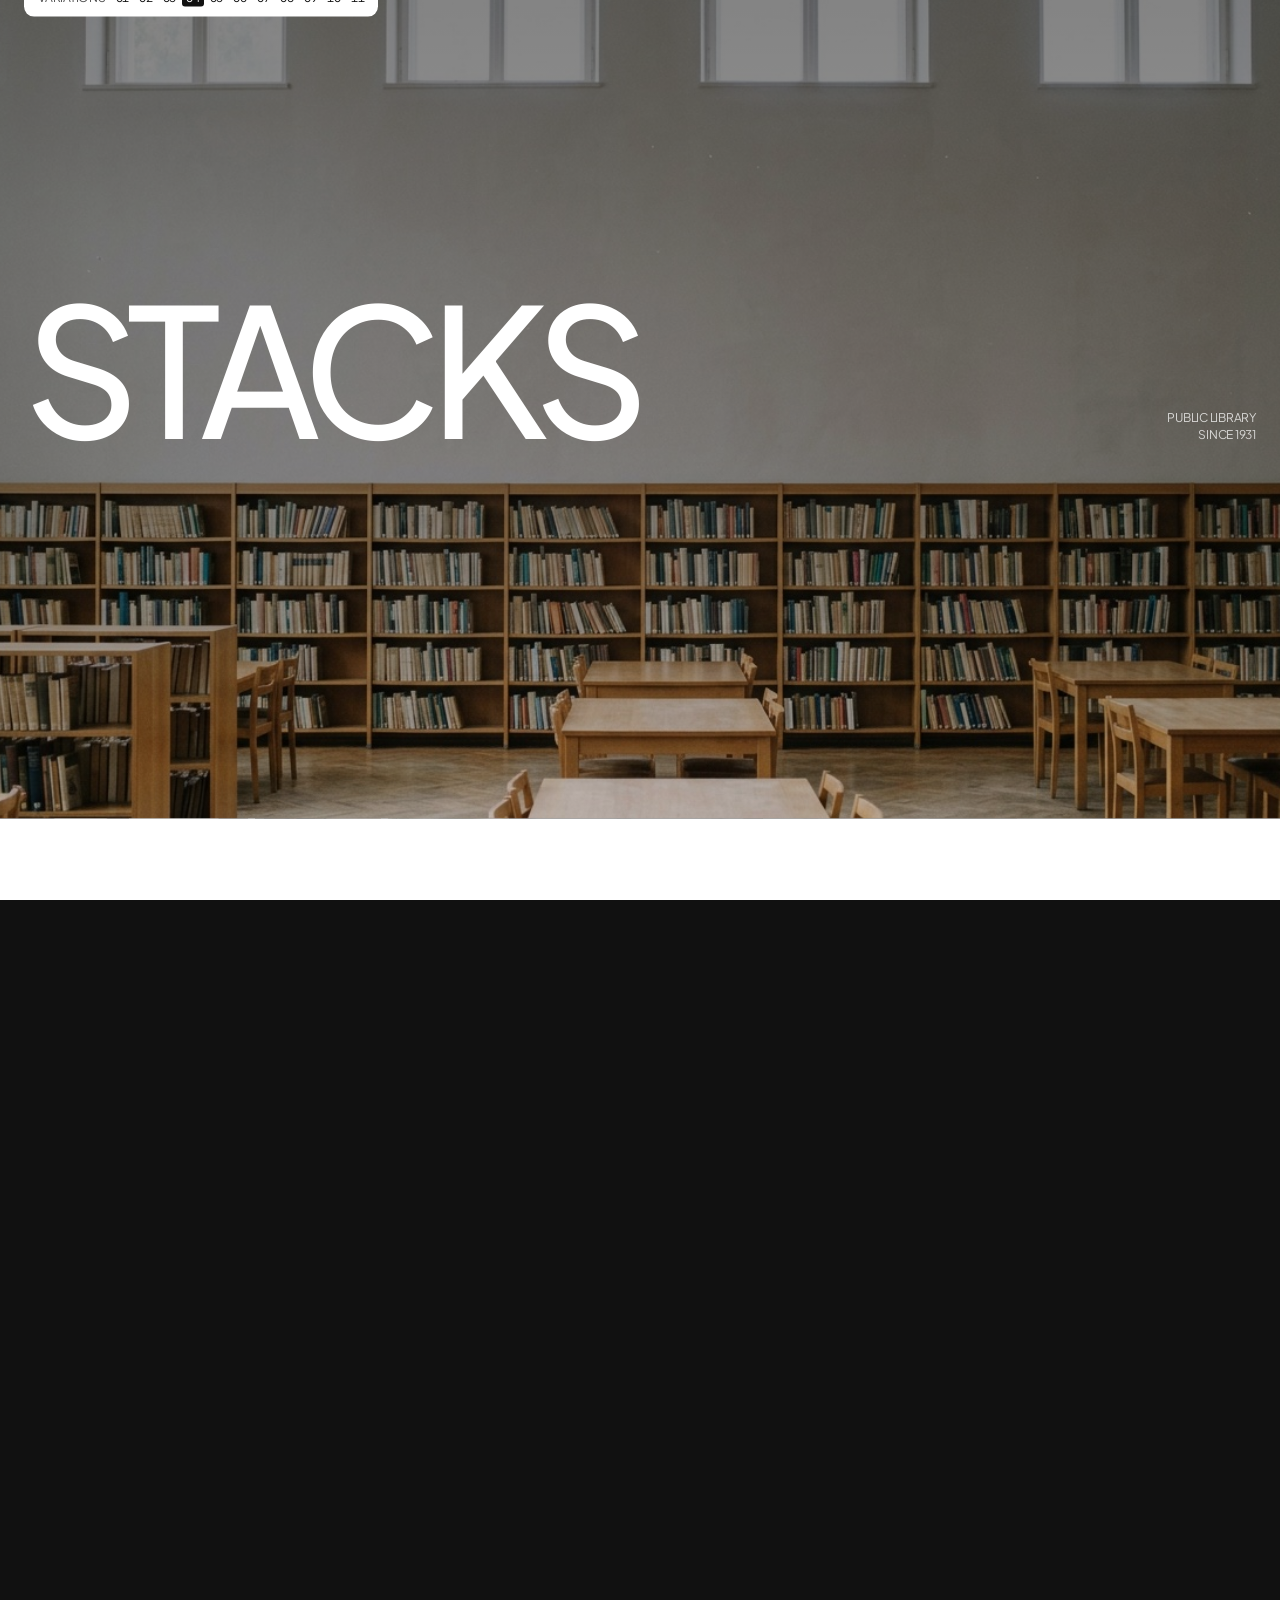
<file: index4.html>
<!DOCTYPE html>
<html lang="en" class="no-js">
  <head>
    <meta charset="UTF-8" />
    <meta name="viewport" content="width=device-width, initial-scale=1" />
    <title>Seam Transitions | Demo 4 | Codrops</title>
    <meta name="description" content="A library photograph is set as a Walt Whitman poem in its own colours, the letters scrambling as the page scrolls up over it. A WebGL scroll transition with GSAP." />
    <meta name="keywords" content="kinetic typography, text effect, poetry, scroll transition, section transition, scroll animation, WebGL, GLSL shaders, GSAP, ScrollTrigger" />
    <link rel="canonical" href="https://tympanus.net/Demos/SeamTransitions/index4.html" />
    <meta name="theme-color" content="#111" />
    <meta property="og:type" content="website" />
    <meta property="og:site_name" content="Codrops" />
    <meta property="og:title" content="Seam Transitions | Demo 4 | Codrops" />
    <meta property="og:description" content="A library photograph is set as a Walt Whitman poem in its own colours, the letters scrambling as the page scrolls up over it. A WebGL scroll transition with GSAP." />
    <meta property="og:url" content="https://tympanus.net/Demos/SeamTransitions/index4.html" />
    <meta property="og:image" content="https://tympanus.net/Demos/SeamTransitions/og-image.jpg" />
    <meta property="og:image:width" content="1200" />
    <meta property="og:image:height" content="630" />
    <meta property="og:image:alt" content="Seam Transitions: misty pines bleeding like ink into the white page that scrolls up over them, under the name Canopy" />
    <meta name="twitter:card" content="summary_large_image" />
    <meta name="twitter:site" content="@codrops" />
    <meta name="twitter:title" content="Seam Transitions | Demo 4 | Codrops" />
    <meta name="twitter:description" content="A library photograph is set as a Walt Whitman poem in its own colours, the letters scrambling as the page scrolls up over it. A WebGL scroll transition with GSAP." />
    <meta name="twitter:image" content="https://tympanus.net/Demos/SeamTransitions/og-image.jpg" />
    <meta name="twitter:image:alt" content="Seam Transitions: misty pines bleeding like ink into the white page that scrolls up over them, under the name Canopy" />
    <link rel="icon" type="image/svg+xml" href="https://tympanus.net/favicon/favicon.svg" />
    <link rel="shortcut icon" href="https://tympanus.net/favicon/favicon.ico" />
    <link rel="preconnect" href="https://fonts.googleapis.com" />
    <link rel="preconnect" href="https://fonts.gstatic.com" crossorigin />
    <link rel="stylesheet" href="https://fonts.googleapis.com/css2?family=Plus+Jakarta+Sans:wght@400;500&family=Kode+Mono&display=swap" />
    <link rel="stylesheet" type="text/css" href="css/base.css" />
    <script>
      document.documentElement.className = 'js';
    </script>
    <!-- Added on the live server only, leave commented out in the repo -->
    <!--script src="//tympanus.net/codrops/adpacks/analytics.js"></script-->
  </head>

  <body class="demo-4 loading" data-seam="typeset">
    <div id="smooth-wrapper">
      <main id="smooth-content">
        <section class="hero">
          <header class="frame">
            <h1 class="frame__title">Seam Transitions</h1>
            <nav class="frame__links">
              <a href="https://tympanus.net/codrops/hub/">All demos</a>
              <a href="https://github.com/codrops/SeamTransitions">GitHub</a>
            </nav>
            <nav class="frame__tags">
              <a href="https://tympanus.net/codrops/hub/tag/scroll/">#scroll</a>
              <a href="https://tympanus.net/codrops/hub/tag/webgl/">#webgl</a>
              <a href="https://tympanus.net/codrops/hub/tag/gsap/">#gsap</a>
            </nav>
            <nav class="frame__demos">
              <span class="frame__demos-label">Variations</span>
              <a class="frame__demo" href="index.html">01</a>
              <a class="frame__demo" href="index2.html">02</a>
              <a class="frame__demo" href="index3.html">03</a>
              <span class="frame__demo frame__demo--current">04</span>
              <a class="frame__demo" href="index5.html">05</a>
              <a class="frame__demo" href="index6.html">06</a>
              <a class="frame__demo" href="index7.html">07</a>
              <a class="frame__demo" href="index8.html">08</a>
              <a class="frame__demo" href="index9.html">09</a>
              <a class="frame__demo" href="index10.html">10</a>
              <a class="frame__demo" href="index11.html">11</a>
            </nav>
          </header>
          <img class="hero__img" src="img/hero-typeset.jpg" width="1376" height="768" alt="A library reading room, tall windows over a pale wall and long rows of bookshelves" />
          <div class="hero__content">
            <h2 class="hero__title">Stacks</h2>
            <p class="hero__note">Public library<br />Since 1931</p>
          </div>
          <p class="hero__scroll" aria-hidden="true">Scroll</p>

        </section>
        <div class="seam" aria-hidden="true"></div>
        <section class="next">
          <div class="next__intro">
            <p class="next__label">(01) Library</p>
            <p class="next__text">A public library for the whole city: a million books, long tables and quiet rooms, open every day until ten.</p>
          </div>
          <ul class="projects">
            <li>
              <img src="img/stacks-1.jpg" width="896" height="1200" alt="The stone entrance of a 1930s library, tall windows over wide steps" />
              <p>Central Library <span>1931</span></p>
            </li>
            <li>
              <img src="img/stacks-2.jpg" width="896" height="1200" alt="A long modernist reading room with floor-to-ceiling windows onto the water" />
              <p>Harbour Branch <span>1964</span></p>
            </li>
            <li>
              <img src="img/stacks-3.jpg" width="896" height="1200" alt="A small timber reading room with a long table and a window onto a garden" />
              <p>Garden Reading Room <span>2019</span></p>
            </li>
            <li>
              <img src="img/stacks-4.jpg" width="896" height="1200" alt="A calm children’s library of low birch shelves and a cushioned reading nook" />
              <p>Children’s Library <span>2022</span></p>
            </li>
            <li>
              <img src="img/stacks-5.jpg" width="896" height="1200" alt="A concrete library on a hillside with a planted reading terrace" />
              <p>Hill Branch <span>1978</span></p>
            </li>
            <li>
              <img src="img/stacks-6.jpg" width="896" height="1200" alt="A map room under a skylight, wooden plan chests and a long table" />
              <p>Map Room <span>1952</span></p>
            </li>
          </ul>
          <footer class="next__foot">
            <a href="mailto:hello@stacks.example">hello@stacks.example</a>
            <p class="next__credits">Inspired by <a href="https://mosaic.flabbergast.agency/">Mosaic</a> and Jesper Landberg’s <a href="https://tympanus.net/Demos/PaperDrops/">demo</a> on Codrops</p>
            <span>(02) Branches</span>
          </footer>
        </section>
      </main>
    </div>
    <script src="js/gsap.min.js"></script>
    <script src="js/ScrollTrigger.min.js"></script>
    <script src="js/ScrollSmoother.min.js"></script>
    <script src="js/SplitText.min.js"></script>
    <script type="module" src="js/index.js"></script>
    <!-- Added on the live server only, leave commented out in the repo -->
    <!--script src="https://tympanus.net/codrops/adpacks/cda_sponsor.js"></script-->
  </body>
</html>
</file>
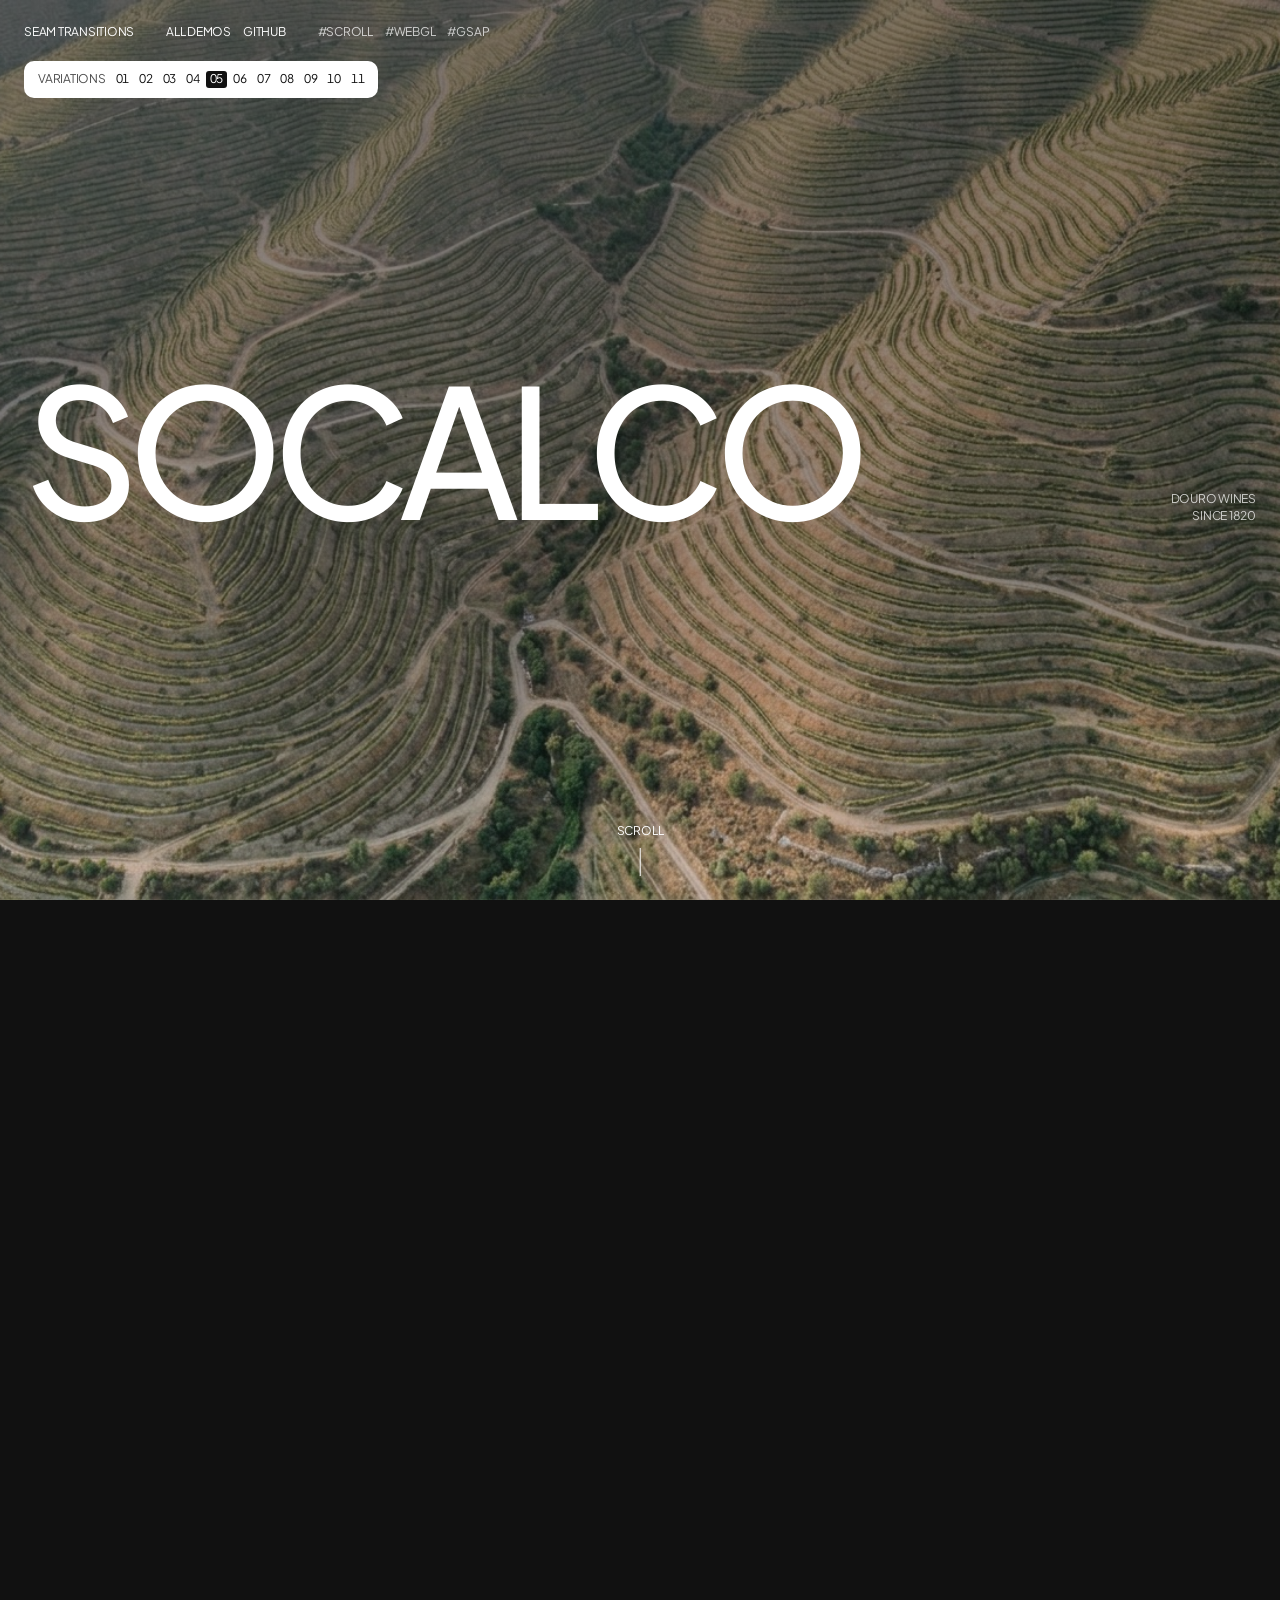
<file: index5.html>
<!DOCTYPE html>
<html lang="en" class="no-js">
  <head>
    <meta charset="UTF-8" />
    <meta name="viewport" content="width=device-width, initial-scale=1" />
    <title>Seam Transitions | Demo 5 | Codrops</title>
    <meta name="description" content="Douro vineyard terraces give way to a contour map of the hill they follow, flooding up from the edge as the page scrolls. A WebGL scroll transition with GSAP." />
    <meta name="keywords" content="contour lines, topographic map, scroll transition, section transition, scroll animation, WebGL, GLSL shaders, GSAP, ScrollTrigger" />
    <link rel="canonical" href="https://tympanus.net/Demos/SeamTransitions/index5.html" />
    <meta name="theme-color" content="#111" />
    <meta property="og:type" content="website" />
    <meta property="og:site_name" content="Codrops" />
    <meta property="og:title" content="Seam Transitions | Demo 5 | Codrops" />
    <meta property="og:description" content="Douro vineyard terraces give way to a contour map of the hill they follow, flooding up from the edge as the page scrolls. A WebGL scroll transition with GSAP." />
    <meta property="og:url" content="https://tympanus.net/Demos/SeamTransitions/index5.html" />
    <meta property="og:image" content="https://tympanus.net/Demos/SeamTransitions/og-image.jpg" />
    <meta property="og:image:width" content="1200" />
    <meta property="og:image:height" content="630" />
    <meta property="og:image:alt" content="Seam Transitions: misty pines bleeding like ink into the white page that scrolls up over them, under the name Canopy" />
    <meta name="twitter:card" content="summary_large_image" />
    <meta name="twitter:site" content="@codrops" />
    <meta name="twitter:title" content="Seam Transitions | Demo 5 | Codrops" />
    <meta name="twitter:description" content="Douro vineyard terraces give way to a contour map of the hill they follow, flooding up from the edge as the page scrolls. A WebGL scroll transition with GSAP." />
    <meta name="twitter:image" content="https://tympanus.net/Demos/SeamTransitions/og-image.jpg" />
    <meta name="twitter:image:alt" content="Seam Transitions: misty pines bleeding like ink into the white page that scrolls up over them, under the name Canopy" />
    <link rel="icon" type="image/svg+xml" href="https://tympanus.net/favicon/favicon.svg" />
    <link rel="shortcut icon" href="https://tympanus.net/favicon/favicon.ico" />
    <link rel="preconnect" href="https://fonts.googleapis.com" />
    <link rel="preconnect" href="https://fonts.gstatic.com" crossorigin />
    <link rel="stylesheet" href="https://fonts.googleapis.com/css2?family=Plus+Jakarta+Sans:wght@400;500&display=swap" />
    <link rel="stylesheet" type="text/css" href="css/base.css" />
    <script>
      document.documentElement.className = 'js';
    </script>
    <!-- Added on the live server only, leave commented out in the repo -->
    <!--script src="//tympanus.net/codrops/adpacks/analytics.js"></script-->
  </head>

  <body class="demo-5 loading" data-seam="contour">
    <div id="smooth-wrapper">
      <main id="smooth-content">
        <section class="hero">
          <header class="frame">
            <h1 class="frame__title">Seam Transitions</h1>
            <nav class="frame__links">
              <a href="https://tympanus.net/codrops/hub/">All demos</a>
              <a href="https://github.com/codrops/SeamTransitions">GitHub</a>
            </nav>
            <nav class="frame__tags">
              <a href="https://tympanus.net/codrops/hub/tag/scroll/">#scroll</a>
              <a href="https://tympanus.net/codrops/hub/tag/webgl/">#webgl</a>
              <a href="https://tympanus.net/codrops/hub/tag/gsap/">#gsap</a>
            </nav>
            <nav class="frame__demos">
              <span class="frame__demos-label">Variations</span>
              <a class="frame__demo" href="index.html">01</a>
              <a class="frame__demo" href="index2.html">02</a>
              <a class="frame__demo" href="index3.html">03</a>
              <a class="frame__demo" href="index4.html">04</a>
              <span class="frame__demo frame__demo--current">05</span>
              <a class="frame__demo" href="index6.html">06</a>
              <a class="frame__demo" href="index7.html">07</a>
              <a class="frame__demo" href="index8.html">08</a>
              <a class="frame__demo" href="index9.html">09</a>
              <a class="frame__demo" href="index10.html">10</a>
              <a class="frame__demo" href="index11.html">11</a>
            </nav>
          </header>
          <img class="hero__img" src="img/hero-contour.jpg" width="1376" height="768" alt="Terraced vineyard hillsides seen from above in soft daylight" />
          <div class="hero__content">
            <h2 class="hero__title">Socalco</h2>
            <p class="hero__note">Douro wines<br />Since 1820</p>
          </div>
          <p class="hero__scroll" aria-hidden="true">Scroll</p>

        </section>
        <div class="seam" aria-hidden="true"></div>
        <section class="next">
          <div class="next__intro">
            <p class="next__label">(01) Estate</p>
            <p class="next__text">Our terraces follow the contours of the hill, as they have for two hundred years: forty hectares of old vines above the river.</p>
          </div>
          <ul class="projects">
            <li>
              <img src="img/socalco-1.jpg" width="896" height="1200" alt="Steep terraces with schist walls following the hill, the river far below" />
              <p>Upper Terraces <span>1820</span></p>
            </li>
            <li>
              <img src="img/socalco-4.jpg" width="896" height="1200" alt="Granite treading tanks in a whitewashed cellar" />
              <p>The Lagares <span>1888</span></p>
            </li>
            <li>
              <img src="img/socalco-2.jpg" width="896" height="1200" alt="Gnarled old vines along a dry-stone schist wall on a narrow terrace" />
              <p>Old Vines <span>1934</span></p>
            </li>
            <li>
              <img src="img/socalco-6.jpg" width="896" height="1200" alt="Olive trees on old stone terraces above a hazy valley" />
              <p>Olive Terraces <span>1951</span></p>
            </li>
            <li>
              <img src="img/socalco-3.jpg" width="896" height="1200" alt="Rows of vines curving along the contours of a hillside across the valley" />
              <p>Contour Rows <span>1978</span></p>
            </li>
            <li>
              <img src="img/socalco-5.jpg" width="896" height="1200" alt="Baskets of dark grapes resting on a schist wall between vines" />
              <p>Harvest <span>2025</span></p>
            </li>
          </ul>
          <footer class="next__foot">
            <a href="mailto:quinta@socalco.example">quinta@socalco.example</a>
            <p class="next__credits">Inspired by <a href="https://mosaic.flabbergast.agency/">Mosaic</a> and Jesper Landberg’s <a href="https://tympanus.net/Demos/PaperDrops/">demo</a> on Codrops</p>
            <span>(02) Vineyards</span>
          </footer>
        </section>
      </main>
    </div>
    <script src="js/gsap.min.js"></script>
    <script src="js/ScrollTrigger.min.js"></script>
    <script src="js/ScrollSmoother.min.js"></script>
    <script src="js/SplitText.min.js"></script>
    <script type="module" src="js/index.js"></script>
    <!-- Added on the live server only, leave commented out in the repo -->
    <!--script src="https://tympanus.net/codrops/adpacks/cda_sponsor.js"></script-->
  </body>
</html>
</file>
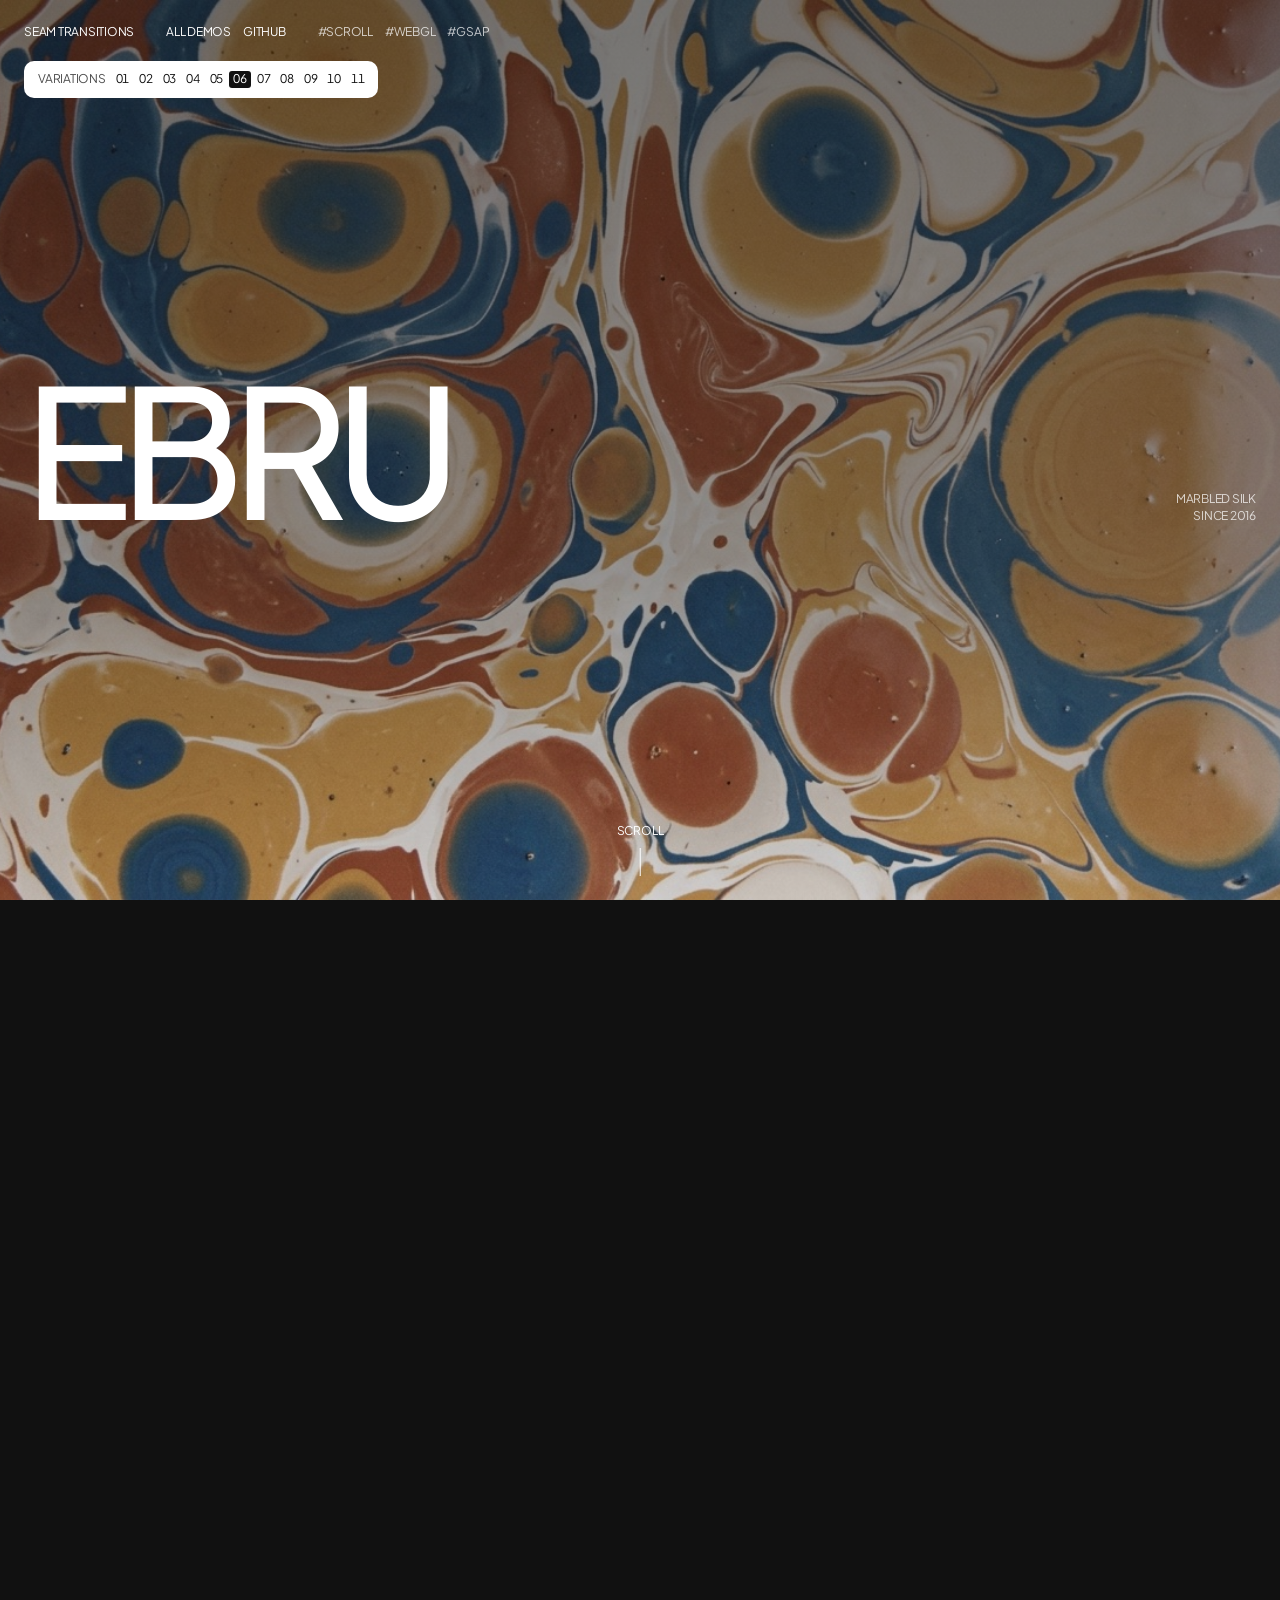
<file: index6.html>
<!DOCTYPE html>
<html lang="en" class="no-js">
  <head>
    <meta charset="UTF-8" />
    <meta name="viewport" content="width=device-width, initial-scale=1" />
    <title>Seam Transitions | Demo 6 | Codrops</title>
    <meta name="description" content="Floated colours on a marbling tray are combed into tongues and chevrons as the page scrolls, as a marbler would. A WebGL scroll transition with GSAP." />
    <meta name="keywords" content="paper marbling, liquid effect, scroll transition, section transition, scroll animation, WebGL, GLSL shaders, GSAP, ScrollTrigger" />
    <link rel="canonical" href="https://tympanus.net/Demos/SeamTransitions/index6.html" />
    <meta name="theme-color" content="#111" />
    <meta property="og:type" content="website" />
    <meta property="og:site_name" content="Codrops" />
    <meta property="og:title" content="Seam Transitions | Demo 6 | Codrops" />
    <meta property="og:description" content="Floated colours on a marbling tray are combed into tongues and chevrons as the page scrolls, as a marbler would. A WebGL scroll transition with GSAP." />
    <meta property="og:url" content="https://tympanus.net/Demos/SeamTransitions/index6.html" />
    <meta property="og:image" content="https://tympanus.net/Demos/SeamTransitions/og-image.jpg" />
    <meta property="og:image:width" content="1200" />
    <meta property="og:image:height" content="630" />
    <meta property="og:image:alt" content="Seam Transitions: misty pines bleeding like ink into the white page that scrolls up over them, under the name Canopy" />
    <meta name="twitter:card" content="summary_large_image" />
    <meta name="twitter:site" content="@codrops" />
    <meta name="twitter:title" content="Seam Transitions | Demo 6 | Codrops" />
    <meta name="twitter:description" content="Floated colours on a marbling tray are combed into tongues and chevrons as the page scrolls, as a marbler would. A WebGL scroll transition with GSAP." />
    <meta name="twitter:image" content="https://tympanus.net/Demos/SeamTransitions/og-image.jpg" />
    <meta name="twitter:image:alt" content="Seam Transitions: misty pines bleeding like ink into the white page that scrolls up over them, under the name Canopy" />
    <link rel="icon" type="image/svg+xml" href="https://tympanus.net/favicon/favicon.svg" />
    <link rel="shortcut icon" href="https://tympanus.net/favicon/favicon.ico" />
    <link rel="preconnect" href="https://fonts.googleapis.com" />
    <link rel="preconnect" href="https://fonts.gstatic.com" crossorigin />
    <link rel="stylesheet" href="https://fonts.googleapis.com/css2?family=Plus+Jakarta+Sans:wght@400;500&display=swap" />
    <link rel="stylesheet" type="text/css" href="css/base.css" />
    <script>
      document.documentElement.className = 'js';
    </script>
    <!-- Added on the live server only, leave commented out in the repo -->
    <!--script src="//tympanus.net/codrops/adpacks/analytics.js"></script-->
  </head>

  <body class="demo-6 loading" data-seam="marble">
    <div id="smooth-wrapper">
      <main id="smooth-content">
        <section class="hero">
          <header class="frame">
            <h1 class="frame__title">Seam Transitions</h1>
            <nav class="frame__links">
              <a href="https://tympanus.net/codrops/hub/">All demos</a>
              <a href="https://github.com/codrops/SeamTransitions">GitHub</a>
            </nav>
            <nav class="frame__tags">
              <a href="https://tympanus.net/codrops/hub/tag/scroll/">#scroll</a>
              <a href="https://tympanus.net/codrops/hub/tag/webgl/">#webgl</a>
              <a href="https://tympanus.net/codrops/hub/tag/gsap/">#gsap</a>
            </nav>
            <nav class="frame__demos">
              <span class="frame__demos-label">Variations</span>
              <a class="frame__demo" href="index.html">01</a>
              <a class="frame__demo" href="index2.html">02</a>
              <a class="frame__demo" href="index3.html">03</a>
              <a class="frame__demo" href="index4.html">04</a>
              <a class="frame__demo" href="index5.html">05</a>
              <span class="frame__demo frame__demo--current">06</span>
              <a class="frame__demo" href="index7.html">07</a>
              <a class="frame__demo" href="index8.html">08</a>
              <a class="frame__demo" href="index9.html">09</a>
              <a class="frame__demo" href="index10.html">10</a>
              <a class="frame__demo" href="index11.html">11</a>
            </nav>
          </header>
          <img class="hero__img" src="img/hero-marble.jpg" width="1376" height="768" alt="Floated paints of indigo, ochre, rust and cream spreading across the water of a marbling tray" />
          <div class="hero__content">
            <h2 class="hero__title">Ebru</h2>
            <p class="hero__note">Marbled silk<br />Since 2016</p>
          </div>
          <p class="hero__scroll" aria-hidden="true">Scroll</p>

        </section>
        <div class="seam" aria-hidden="true"></div>
        <section class="next">
          <div class="next__intro">
            <p class="next__label">(01) Atelier</p>
            <p class="next__text">We float colour on water, comb it into patterns and lift it onto silk, the way marblers have for five hundred years: no two scarves the same.</p>
          </div>
          <ul class="projects">
            <li>
              <img src="img/ebru-1.jpg" width="896" height="1200" alt="A silk scarf marbled in indigo and cream, folded on linen" />
              <p>Indigo Scarf <span>2025</span></p>
            </li>
            <li>
              <img src="img/ebru-2.jpg" width="896" height="1200" alt="A fine feathered marbling pattern in rust, ochre and cream on silk" />
              <p>Feather <span>2024</span></p>
            </li>
            <li>
              <img src="img/ebru-3.jpg" width="896" height="1200" alt="A marbling tray of floating colours beside a row of brushes and combs" />
              <p>The Tray <span>2024</span></p>
            </li>
            <li>
              <img src="img/ebru-4.jpg" width="896" height="1200" alt="A traditional tulip motif floated on the water of a marbling tray" />
              <p>Tulip <span>2023</span></p>
            </li>
            <li>
              <img src="img/ebru-5.jpg" width="896" height="1200" alt="Lengths of marbled silk hanging to dry in a white studio" />
              <p>Silk Lengths <span>2022</span></p>
            </li>
            <li>
              <img src="img/ebru-6.jpg" width="896" height="1200" alt="Jars of pigment, horsehair brushes and wooden combs on a studio table" />
              <p>The Table <span>2021</span></p>
            </li>
          </ul>
          <footer class="next__foot">
            <a href="mailto:atelier@ebru.example">atelier@ebru.example</a>
            <p class="next__credits">Inspired by <a href="https://mosaic.flabbergast.agency/">Mosaic</a> and Jesper Landberg’s <a href="https://tympanus.net/Demos/PaperDrops/">demo</a> on Codrops</p>
            <span>(02) Work</span>
          </footer>
        </section>
      </main>
    </div>
    <script src="js/gsap.min.js"></script>
    <script src="js/ScrollTrigger.min.js"></script>
    <script src="js/ScrollSmoother.min.js"></script>
    <script src="js/SplitText.min.js"></script>
    <script type="module" src="js/index.js"></script>
    <!-- Added on the live server only, leave commented out in the repo -->
    <!--script src="https://tympanus.net/codrops/adpacks/cda_sponsor.js"></script-->
  </body>
</html>
</file>
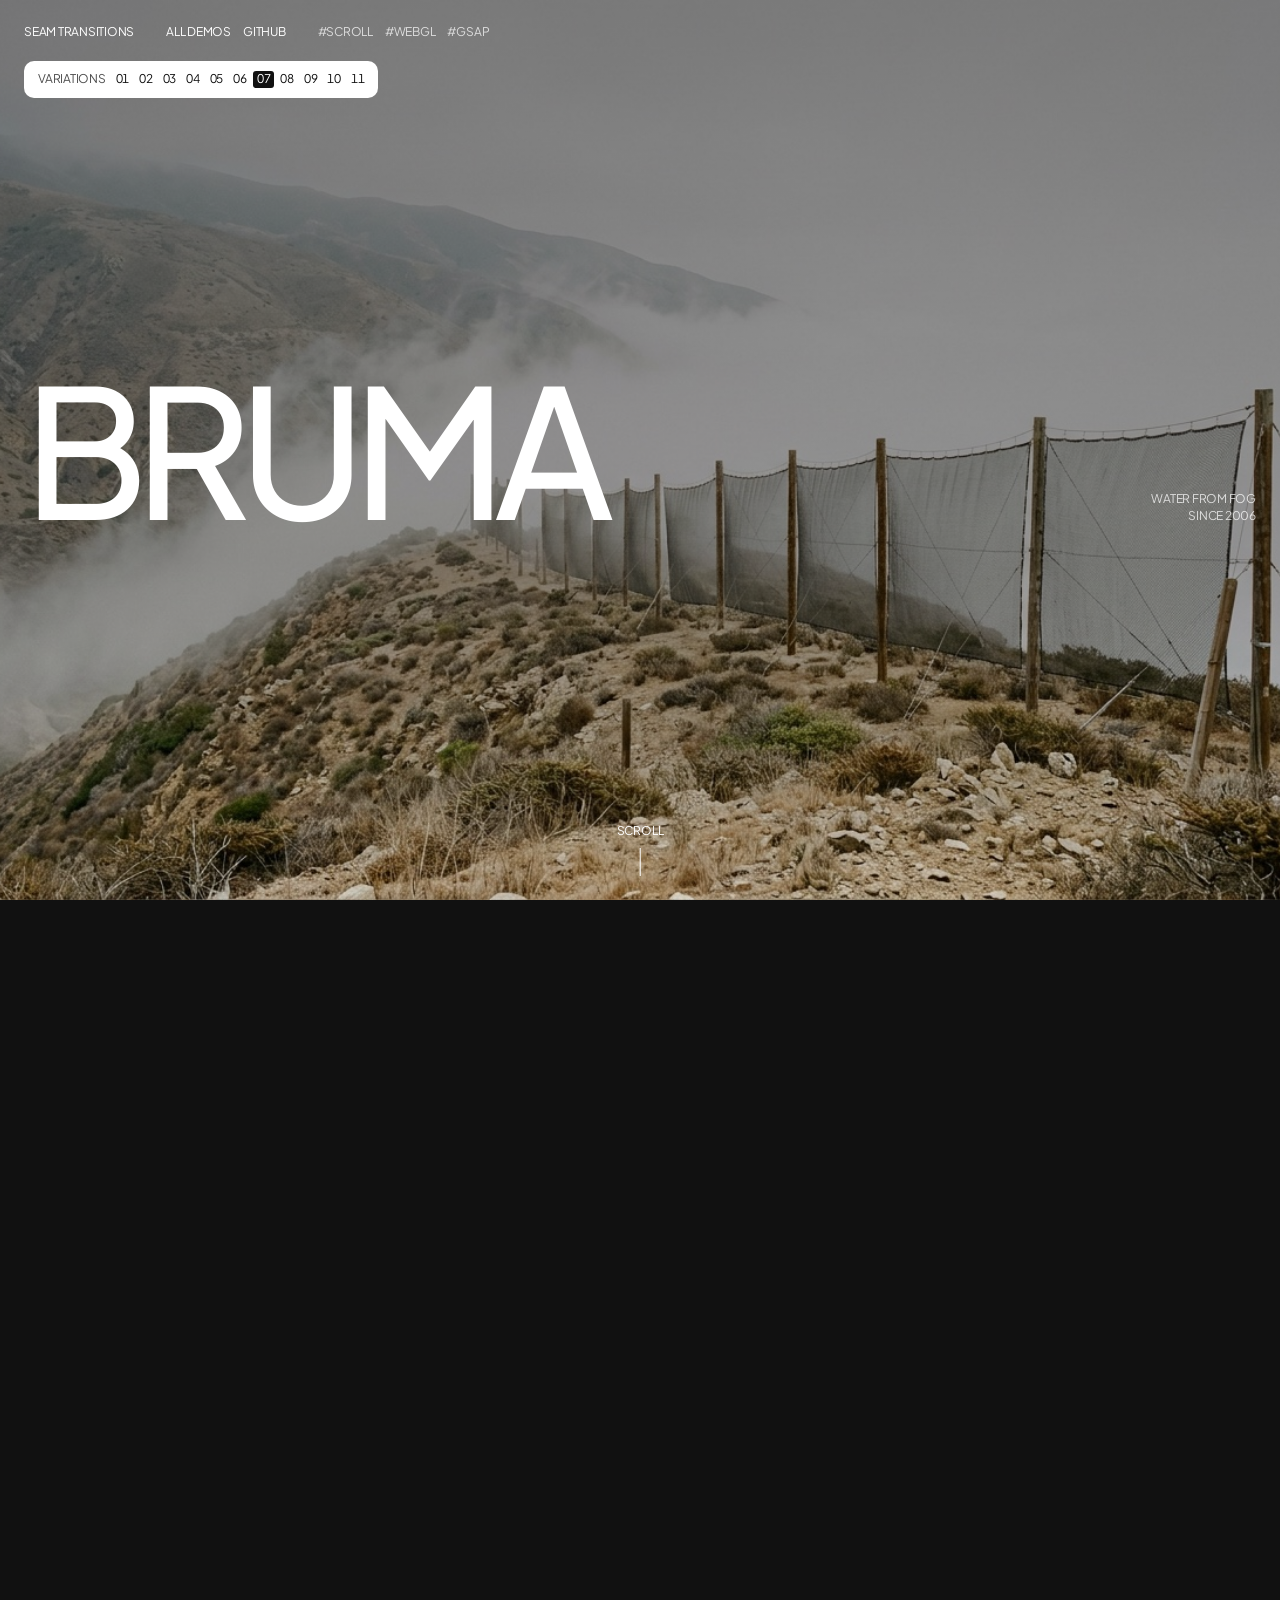
<file: index7.html>
<!DOCTYPE html>
<html lang="en" class="no-js">
  <head>
    <meta charset="UTF-8" />
    <meta name="viewport" content="width=device-width, initial-scale=1" />
    <title>Seam Transitions | Demo 7 | Codrops</title>
    <meta name="description" content="Sea fog rolls up a pale sky towards a ridge of fog-catching nets, building as the page scrolls up. A WebGL scroll transition with GSAP." />
    <meta name="keywords" content="fog effect, clouds, scroll transition, section transition, scroll animation, WebGL, GLSL shaders, GSAP, ScrollTrigger" />
    <link rel="canonical" href="https://tympanus.net/Demos/SeamTransitions/index7.html" />
    <meta name="theme-color" content="#111" />
    <meta property="og:type" content="website" />
    <meta property="og:site_name" content="Codrops" />
    <meta property="og:title" content="Seam Transitions | Demo 7 | Codrops" />
    <meta property="og:description" content="Sea fog rolls up a pale sky towards a ridge of fog-catching nets, building as the page scrolls up. A WebGL scroll transition with GSAP." />
    <meta property="og:url" content="https://tympanus.net/Demos/SeamTransitions/index7.html" />
    <meta property="og:image" content="https://tympanus.net/Demos/SeamTransitions/og-image.jpg" />
    <meta property="og:image:width" content="1200" />
    <meta property="og:image:height" content="630" />
    <meta property="og:image:alt" content="Seam Transitions: misty pines bleeding like ink into the white page that scrolls up over them, under the name Canopy" />
    <meta name="twitter:card" content="summary_large_image" />
    <meta name="twitter:site" content="@codrops" />
    <meta name="twitter:title" content="Seam Transitions | Demo 7 | Codrops" />
    <meta name="twitter:description" content="Sea fog rolls up a pale sky towards a ridge of fog-catching nets, building as the page scrolls up. A WebGL scroll transition with GSAP." />
    <meta name="twitter:image" content="https://tympanus.net/Demos/SeamTransitions/og-image.jpg" />
    <meta name="twitter:image:alt" content="Seam Transitions: misty pines bleeding like ink into the white page that scrolls up over them, under the name Canopy" />
    <link rel="icon" type="image/svg+xml" href="https://tympanus.net/favicon/favicon.svg" />
    <link rel="shortcut icon" href="https://tympanus.net/favicon/favicon.ico" />
    <link rel="preconnect" href="https://fonts.googleapis.com" />
    <link rel="preconnect" href="https://fonts.gstatic.com" crossorigin />
    <link rel="stylesheet" href="https://fonts.googleapis.com/css2?family=Plus+Jakarta+Sans:wght@400;500&display=swap" />
    <link rel="stylesheet" type="text/css" href="css/base.css" />
    <script>
      document.documentElement.className = 'js';
    </script>
    <!-- Added on the live server only, leave commented out in the repo -->
    <!--script src="//tympanus.net/codrops/adpacks/analytics.js"></script-->
  </head>

  <body class="demo-7 loading" data-seam="mist">
    <div id="smooth-wrapper">
      <main id="smooth-content">
        <section class="hero">
          <header class="frame">
            <h1 class="frame__title">Seam Transitions</h1>
            <nav class="frame__links">
              <a href="https://tympanus.net/codrops/hub/">All demos</a>
              <a href="https://github.com/codrops/SeamTransitions">GitHub</a>
            </nav>
            <nav class="frame__tags">
              <a href="https://tympanus.net/codrops/hub/tag/scroll/">#scroll</a>
              <a href="https://tympanus.net/codrops/hub/tag/webgl/">#webgl</a>
              <a href="https://tympanus.net/codrops/hub/tag/gsap/">#gsap</a>
            </nav>
            <nav class="frame__demos">
              <span class="frame__demos-label">Variations</span>
              <a class="frame__demo" href="index.html">01</a>
              <a class="frame__demo" href="index2.html">02</a>
              <a class="frame__demo" href="index3.html">03</a>
              <a class="frame__demo" href="index4.html">04</a>
              <a class="frame__demo" href="index5.html">05</a>
              <a class="frame__demo" href="index6.html">06</a>
              <span class="frame__demo frame__demo--current">07</span>
              <a class="frame__demo" href="index8.html">08</a>
              <a class="frame__demo" href="index9.html">09</a>
              <a class="frame__demo" href="index10.html">10</a>
              <a class="frame__demo" href="index11.html">11</a>
            </nav>
          </header>
          <img class="hero__img" src="img/hero-mist.jpg" width="1376" height="768" alt="Fog-collecting nets on a dry coastal ridge, sea fog rolling up the slope towards them" />
          <div class="hero__content">
            <h2 class="hero__title">Bruma</h2>
            <p class="hero__note">Water from fog<br />Since 2006</p>
          </div>
          <p class="hero__scroll" aria-hidden="true">Scroll</p>

        </section>
        <div class="seam" aria-hidden="true"></div>
        <section class="next">
          <div class="next__intro">
            <p class="next__label">(01) Project</p>
            <p class="next__text">On dry coastal mountains, fine nets catch the fog that rolls in from the sea and turn it into drinking water for the villages below.</p>
          </div>
          <ul class="projects">
            <li>
              <img src="img/bruma-1.jpg" width="896" height="1200" alt="Fog nets on a misty ridge, water running down into a gutter" />
              <p>Cerro Alto <span>2006</span></p>
            </li>
            <li>
              <img src="img/bruma-2.jpg" width="896" height="1200" alt="A stone water tank fed by a pipe beneath the nets" />
              <p>The Tank <span>2009</span></p>
            </li>
            <li>
              <img src="img/bruma-3.jpg" width="896" height="1200" alt="A whitewashed village tap and stone basin with water running" />
              <p>Village Tap <span>2011</span></p>
            </li>
            <li>
              <img src="img/bruma-4.jpg" width="896" height="1200" alt="A row of fog nets disappearing into thick fog" />
              <p>Long Ridge <span>2015</span></p>
            </li>
            <li>
              <img src="img/bruma-5.jpg" width="896" height="1200" alt="Vegetable terraces watered by drip lines below a foggy ridge" />
              <p>Terrace Gardens <span>2019</span></p>
            </li>
            <li>
              <img src="img/bruma-6.jpg" width="896" height="1200" alt="Young native trees planted on a dry slope under the nets" />
              <p>New Woodland <span>2023</span></p>
            </li>
          </ul>
          <footer class="next__foot">
            <a href="mailto:water@bruma.example">water@bruma.example</a>
            <p class="next__credits">Inspired by <a href="https://mosaic.flabbergast.agency/">Mosaic</a> and Jesper Landberg’s <a href="https://tympanus.net/Demos/PaperDrops/">demo</a> on Codrops</p>
            <span>(02) Ridges</span>
          </footer>
        </section>
      </main>
    </div>
    <script src="js/gsap.min.js"></script>
    <script src="js/ScrollTrigger.min.js"></script>
    <script src="js/ScrollSmoother.min.js"></script>
    <script src="js/SplitText.min.js"></script>
    <script type="module" src="js/index.js"></script>
    <!-- Added on the live server only, leave commented out in the repo -->
    <!--script src="https://tympanus.net/codrops/adpacks/cda_sponsor.js"></script-->
  </body>
</html>
</file>
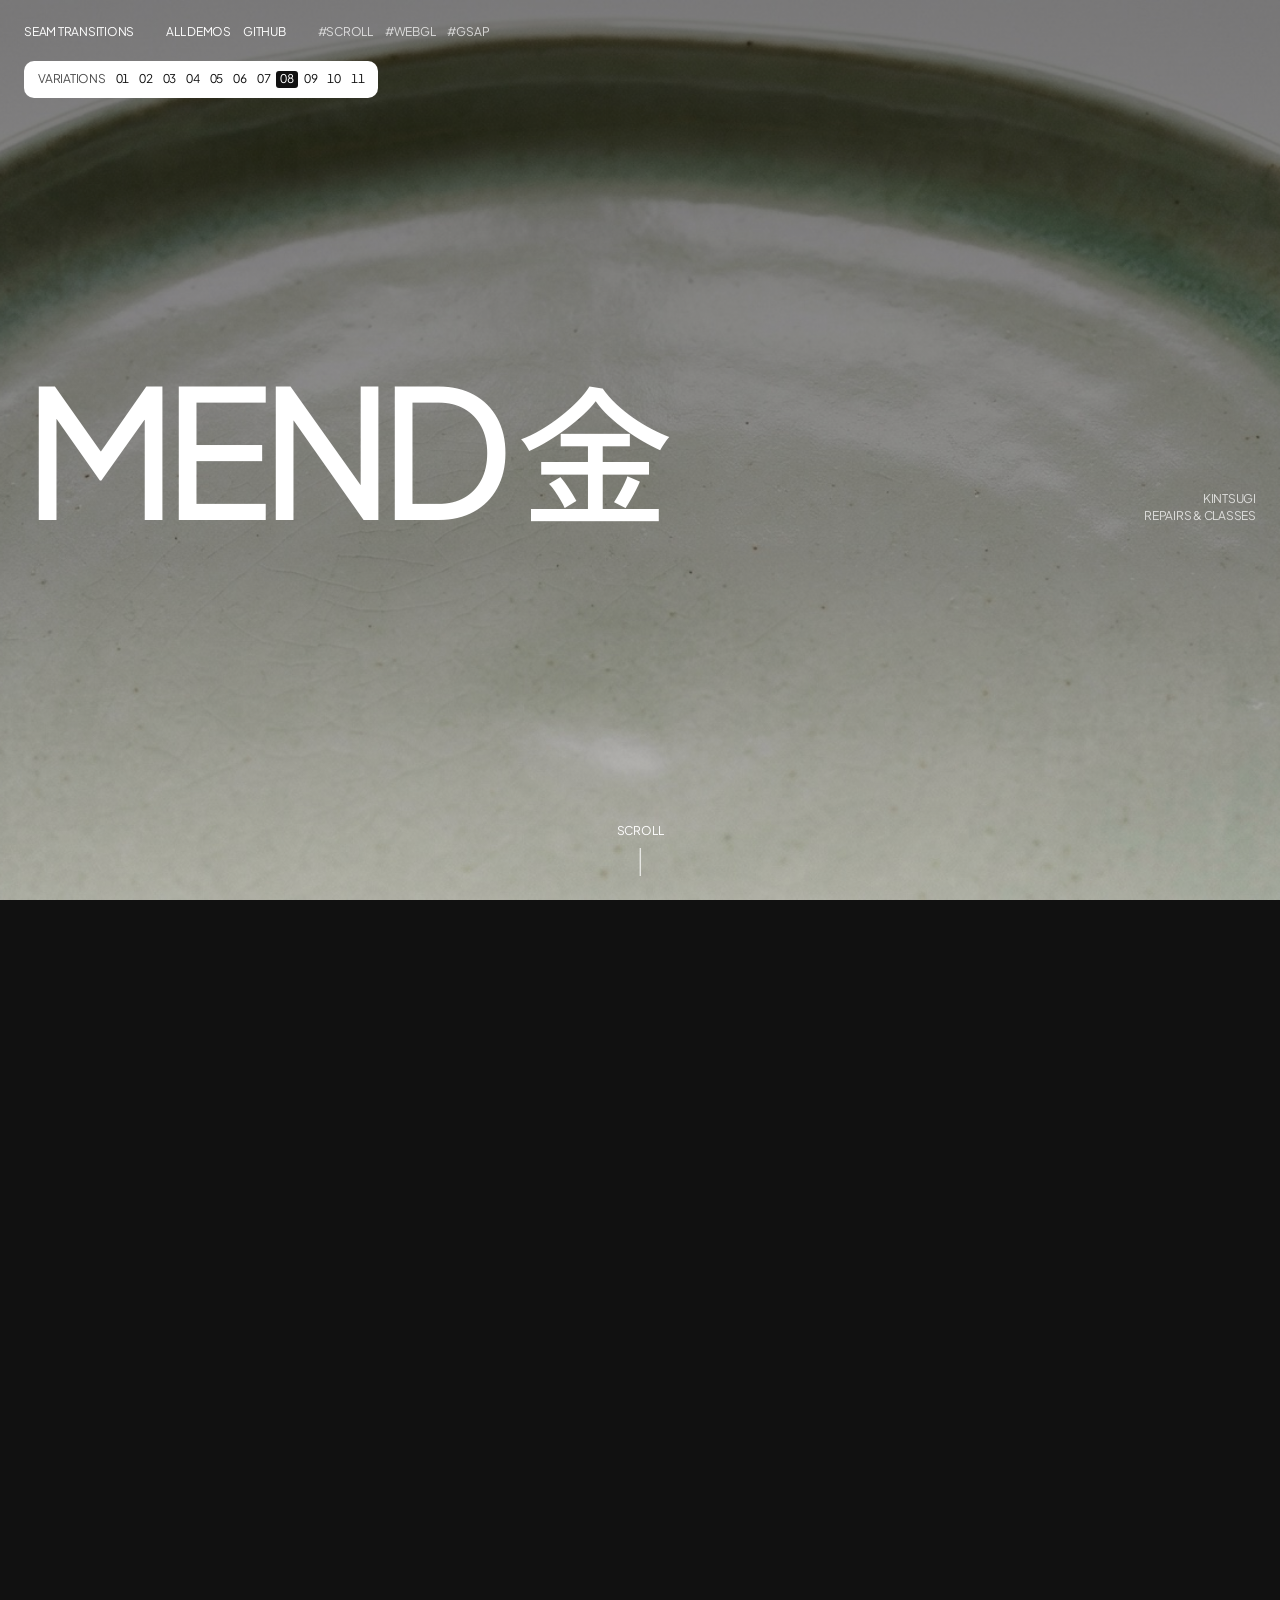
<file: index8.html>
<!DOCTYPE html>
<html lang="en" class="no-js">
  <head>
    <meta charset="UTF-8" />
    <meta name="viewport" content="width=device-width, initial-scale=1" />
    <title>Seam Transitions | Demo 8 | Codrops</title>
    <meta name="description" content="A pale glazed ceramic breaks into a few large pieces held together by seams of gold as the white page scrolls up. A WebGL scroll transition with GSAP." />
    <meta name="keywords" content="crack effect, Voronoi, scroll transition, section transition, scroll animation, WebGL, GLSL shaders, GSAP, ScrollTrigger" />
    <link rel="canonical" href="https://tympanus.net/Demos/SeamTransitions/index8.html" />
    <meta name="theme-color" content="#111" />
    <meta property="og:type" content="website" />
    <meta property="og:site_name" content="Codrops" />
    <meta property="og:title" content="Seam Transitions | Demo 8 | Codrops" />
    <meta property="og:description" content="A pale glazed ceramic breaks into a few large pieces held together by seams of gold as the white page scrolls up. A WebGL scroll transition with GSAP." />
    <meta property="og:url" content="https://tympanus.net/Demos/SeamTransitions/index8.html" />
    <meta property="og:image" content="https://tympanus.net/Demos/SeamTransitions/og-image.jpg" />
    <meta property="og:image:width" content="1200" />
    <meta property="og:image:height" content="630" />
    <meta property="og:image:alt" content="Seam Transitions: misty pines bleeding like ink into the white page that scrolls up over them, under the name Canopy" />
    <meta name="twitter:card" content="summary_large_image" />
    <meta name="twitter:site" content="@codrops" />
    <meta name="twitter:title" content="Seam Transitions | Demo 8 | Codrops" />
    <meta name="twitter:description" content="A pale glazed ceramic breaks into a few large pieces held together by seams of gold as the white page scrolls up. A WebGL scroll transition with GSAP." />
    <meta name="twitter:image" content="https://tympanus.net/Demos/SeamTransitions/og-image.jpg" />
    <meta name="twitter:image:alt" content="Seam Transitions: misty pines bleeding like ink into the white page that scrolls up over them, under the name Canopy" />
    <link rel="icon" type="image/svg+xml" href="https://tympanus.net/favicon/favicon.svg" />
    <link rel="shortcut icon" href="https://tympanus.net/favicon/favicon.ico" />
    <link rel="preconnect" href="https://fonts.googleapis.com" />
    <link rel="preconnect" href="https://fonts.gstatic.com" crossorigin />
    <link rel="stylesheet" href="https://fonts.googleapis.com/css2?family=Plus+Jakarta+Sans:wght@400;500&display=swap" />
    <link rel="stylesheet" href="https://fonts.googleapis.com/css2?family=Zen+Kaku+Gothic+New:wght@500&text=%E9%87%91&display=swap" />
    <link rel="stylesheet" type="text/css" href="css/base.css" />
    <script>
      document.documentElement.className = 'js';
    </script>
    <!-- Added on the live server only, leave commented out in the repo -->
    <!--script src="//tympanus.net/codrops/adpacks/analytics.js"></script-->
  </head>

  <body class="demo-8 loading" data-seam="craquelure">
    <div id="smooth-wrapper">
      <main id="smooth-content">
        <section class="hero">
          <header class="frame">
            <h1 class="frame__title">Seam Transitions</h1>
            <nav class="frame__links">
              <a href="https://tympanus.net/codrops/hub/">All demos</a>
              <a href="https://github.com/codrops/SeamTransitions">GitHub</a>
            </nav>
            <nav class="frame__tags">
              <a href="https://tympanus.net/codrops/hub/tag/scroll/">#scroll</a>
              <a href="https://tympanus.net/codrops/hub/tag/webgl/">#webgl</a>
              <a href="https://tympanus.net/codrops/hub/tag/gsap/">#gsap</a>
            </nav>
            <nav class="frame__demos">
              <span class="frame__demos-label">Variations</span>
              <a class="frame__demo" href="index.html">01</a>
              <a class="frame__demo" href="index2.html">02</a>
              <a class="frame__demo" href="index3.html">03</a>
              <a class="frame__demo" href="index4.html">04</a>
              <a class="frame__demo" href="index5.html">05</a>
              <a class="frame__demo" href="index6.html">06</a>
              <a class="frame__demo" href="index7.html">07</a>
              <span class="frame__demo frame__demo--current">08</span>
              <a class="frame__demo" href="index9.html">09</a>
              <a class="frame__demo" href="index10.html">10</a>
              <a class="frame__demo" href="index11.html">11</a>
            </nav>
          </header>
          <img class="hero__img" src="img/hero-craquelure.jpg" width="1376" height="768" alt="The smooth pale celadon glaze of a large stoneware platter, its rim curving across the top" />
          <div class="hero__content">
            <h2 class="hero__title">Mend <span lang="ja">金</span></h2>
            <p class="hero__note">Kintsugi<br />Repairs &amp; classes</p>
          </div>
          <p class="hero__scroll" aria-hidden="true">Scroll</p>

        </section>
        <div class="seam" aria-hidden="true"></div>
        <section class="next">
          <div class="next__intro">
            <p class="next__label">(01) Studio</p>
            <p class="next__text">We mend broken ceramics the Japanese way, with lacquer and gold, so every repair becomes part of the story of the piece.</p>
          </div>
          <ul class="projects">
            <li>
              <img src="img/mend-1.jpg" width="896" height="1200" alt="A dark stoneware tea bowl with fine gold seams" />
              <p>Tea Bowl <span>2025</span></p>
            </li>
            <li>
              <img src="img/mend-2.jpg" width="896" height="1200" alt="A white and blue porcelain plate mended with gold lines" />
              <p>Blue Plate <span>2024</span></p>
            </li>
            <li>
              <img src="img/mend-3.jpg" width="896" height="1200" alt="A pale celadon cup with a single gold-filled crack" />
              <p>Celadon Cup <span>2024</span></p>
            </li>
            <li>
              <img src="img/mend-4.jpg" width="896" height="1200" alt="Lacquer, gold powder, a fine brush and shards laid out on the workbench" />
              <p>The Bench <span>2023</span></p>
            </li>
            <li>
              <img src="img/mend-5.jpg" width="896" height="1200" alt="A tall cream vase mended with gold along one long crack" />
              <p>Family Vase <span>2022</span></p>
            </li>
            <li>
              <img src="img/mend-6.jpg" width="896" height="1200" alt="A sake bottle and cups with gold repairs on a tray" />
              <p>Sake Set <span>2021</span></p>
            </li>
          </ul>
          <footer class="next__foot">
            <a href="mailto:studio@mend.example">studio@mend.example</a>
            <p class="next__credits">Inspired by <a href="https://mosaic.flabbergast.agency/">Mosaic</a> and Jesper Landberg’s <a href="https://tympanus.net/Demos/PaperDrops/">demo</a> on Codrops</p>
            <span>(02) Repairs</span>
          </footer>
        </section>
      </main>
    </div>
    <script src="js/gsap.min.js"></script>
    <script src="js/ScrollTrigger.min.js"></script>
    <script src="js/ScrollSmoother.min.js"></script>
    <script src="js/SplitText.min.js"></script>
    <script type="module" src="js/index.js"></script>
    <!-- Added on the live server only, leave commented out in the repo -->
    <!--script src="https://tympanus.net/codrops/adpacks/cda_sponsor.js"></script-->
  </body>
</html>
</file>
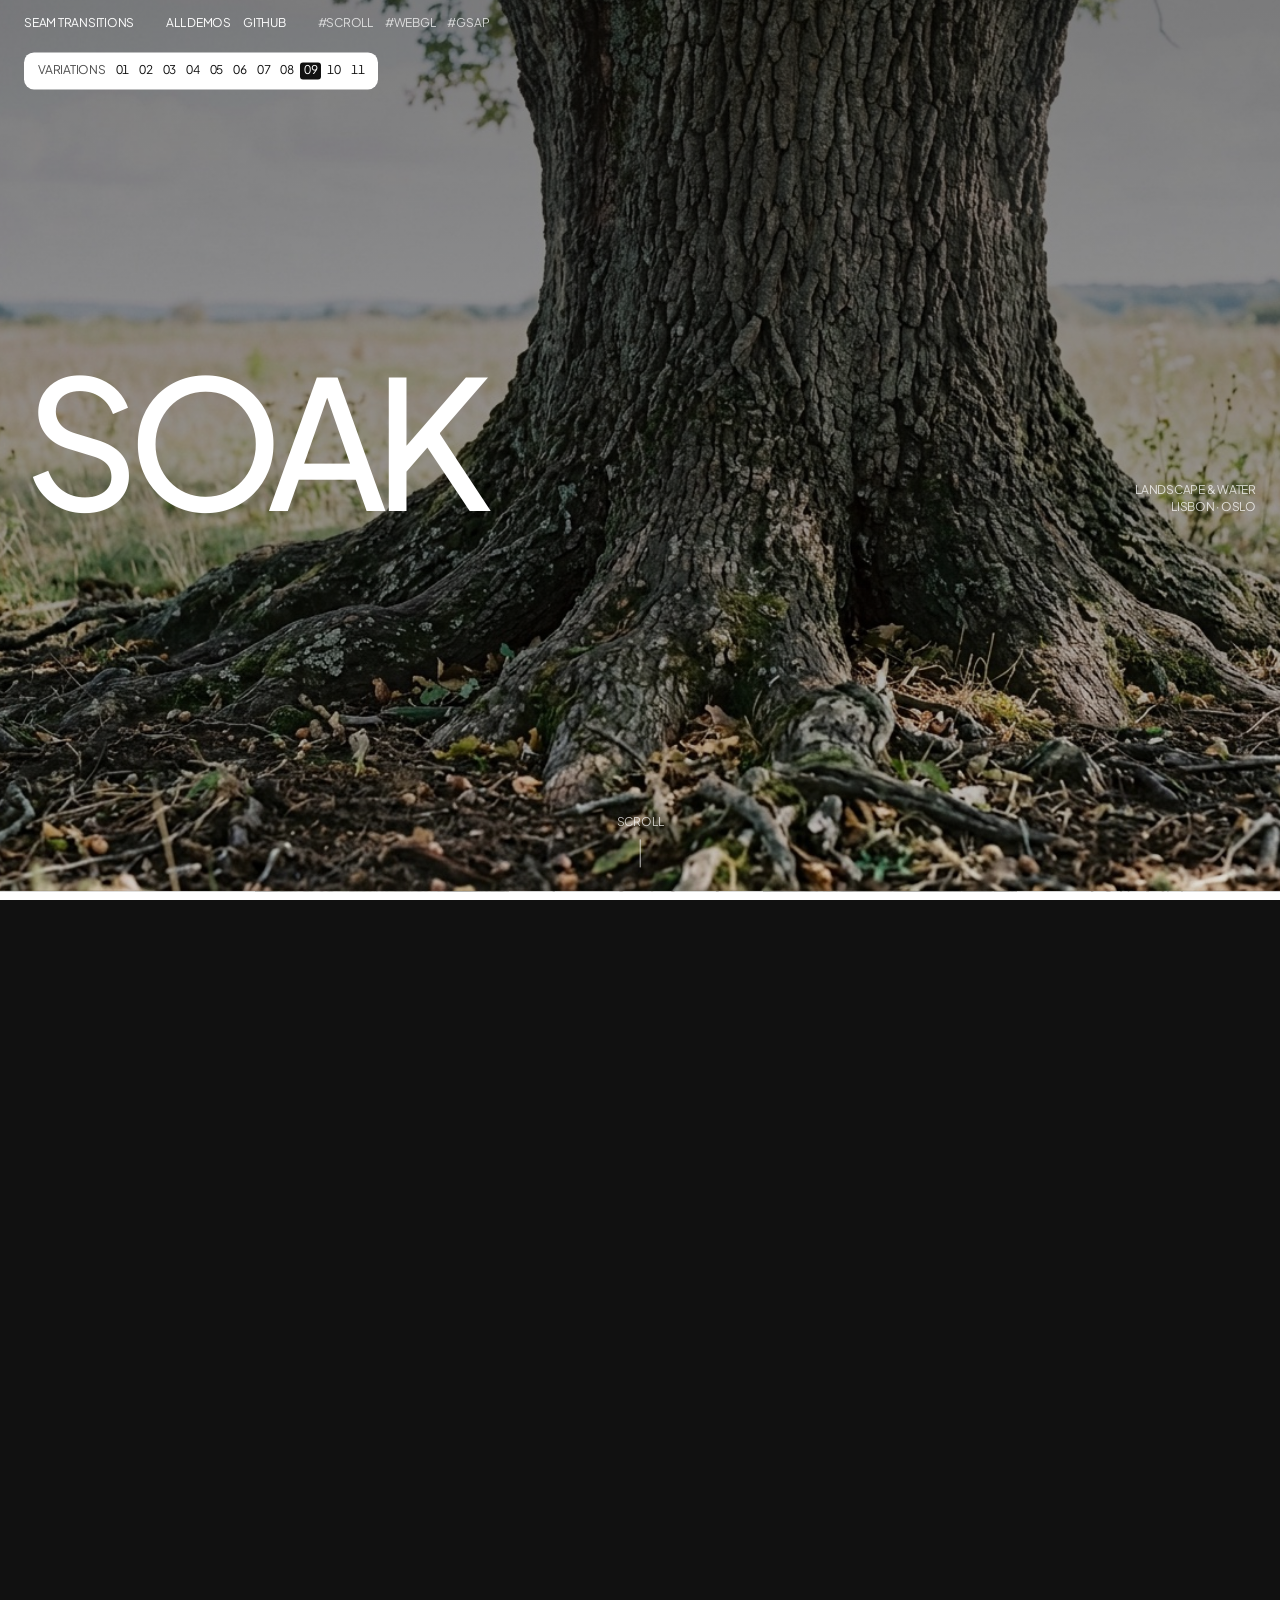
<file: index9.html>
<!DOCTYPE html>
<html lang="en" class="no-js">
  <head>
    <meta charset="UTF-8" />
    <meta name="viewport" content="width=device-width, initial-scale=1" />
    <title>Seam Transitions | Demo 9 | Codrops</title>
    <meta name="description" content="Roots grow down from an old oak into the white page, reach the words below and drink their ink, letter by letter, as it scrolls. A canvas scroll transition with GSAP." />
    <meta name="keywords" content="roots, generative art, text-aware animation, scroll transition, section transition, scroll animation, canvas, GSAP, ScrollTrigger" />
    <link rel="canonical" href="https://tympanus.net/Demos/SeamTransitions/index9.html" />
    <meta name="theme-color" content="#111" />
    <meta property="og:type" content="website" />
    <meta property="og:site_name" content="Codrops" />
    <meta property="og:title" content="Seam Transitions | Demo 9 | Codrops" />
    <meta property="og:description" content="Roots grow down from an old oak into the white page, reach the words below and drink their ink, letter by letter, as it scrolls. A canvas scroll transition with GSAP." />
    <meta property="og:url" content="https://tympanus.net/Demos/SeamTransitions/index9.html" />
    <meta property="og:image" content="https://tympanus.net/Demos/SeamTransitions/og-image.jpg" />
    <meta property="og:image:width" content="1200" />
    <meta property="og:image:height" content="630" />
    <meta property="og:image:alt" content="Seam Transitions: misty pines bleeding like ink into the white page that scrolls up over them, under the name Canopy" />
    <meta name="twitter:card" content="summary_large_image" />
    <meta name="twitter:site" content="@codrops" />
    <meta name="twitter:title" content="Seam Transitions | Demo 9 | Codrops" />
    <meta name="twitter:description" content="Roots grow down from an old oak into the white page, reach the words below and drink their ink, letter by letter, as it scrolls. A canvas scroll transition with GSAP." />
    <meta name="twitter:image" content="https://tympanus.net/Demos/SeamTransitions/og-image.jpg" />
    <meta name="twitter:image:alt" content="Seam Transitions: misty pines bleeding like ink into the white page that scrolls up over them, under the name Canopy" />
    <link rel="icon" type="image/svg+xml" href="https://tympanus.net/favicon/favicon.svg" />
    <link rel="shortcut icon" href="https://tympanus.net/favicon/favicon.ico" />
    <link rel="preconnect" href="https://fonts.googleapis.com" />
    <link rel="preconnect" href="https://fonts.gstatic.com" crossorigin />
    <link rel="stylesheet" href="https://fonts.googleapis.com/css2?family=Plus+Jakarta+Sans:wght@400;500&display=swap" />
    <link rel="stylesheet" type="text/css" href="css/base.css" />
    <script>
      document.documentElement.className = 'js';
    </script>
    <!-- Added on the live server only, leave commented out in the repo -->
    <!--script src="//tympanus.net/codrops/adpacks/analytics.js"></script-->
  </head>

  <body class="demo-9 loading" data-seam="roots">
    <div id="smooth-wrapper">
      <main id="smooth-content">
        <section class="hero">
          <header class="frame">
            <h1 class="frame__title">Seam Transitions</h1>
            <nav class="frame__links">
              <a href="https://tympanus.net/codrops/hub/">All demos</a>
              <a href="https://github.com/codrops/SeamTransitions">GitHub</a>
            </nav>
            <nav class="frame__tags">
              <a href="https://tympanus.net/codrops/hub/tag/scroll/">#scroll</a>
              <a href="https://tympanus.net/codrops/hub/tag/webgl/">#webgl</a>
              <a href="https://tympanus.net/codrops/hub/tag/gsap/">#gsap</a>
            </nav>
            <nav class="frame__demos">
              <span class="frame__demos-label">Variations</span>
              <a class="frame__demo" href="index.html">01</a>
              <a class="frame__demo" href="index2.html">02</a>
              <a class="frame__demo" href="index3.html">03</a>
              <a class="frame__demo" href="index4.html">04</a>
              <a class="frame__demo" href="index5.html">05</a>
              <a class="frame__demo" href="index6.html">06</a>
              <a class="frame__demo" href="index7.html">07</a>
              <a class="frame__demo" href="index8.html">08</a>
              <span class="frame__demo frame__demo--current">09</span>
              <a class="frame__demo" href="index10.html">10</a>
              <a class="frame__demo" href="index11.html">11</a>
            </nav>
          </header>
          <img class="hero__img" src="img/hero-roots.jpg" width="1376" height="768" alt="The trunk and spreading base of an old oak, its bark and earth in the foreground" />
          <div class="hero__content">
            <h2 class="hero__title">Soak</h2>
            <p class="hero__note">Landscape &amp; water<br />Lisbon · Oslo</p>
          </div>
          <p class="hero__scroll" aria-hidden="true">Scroll</p>

        </section>
        <div class="seam" aria-hidden="true"></div>
        <section class="next">
          <div class="next__intro">
            <p class="next__label">(01) Studio</p>
            <p class="next__text">We design streets, squares and schoolyards that let the rain soak into the ground, where the trees can drink it.</p>
          </div>
          <ul class="projects">
            <li>
              <img src="img/soak-1.jpg" width="896" height="1200" alt="A street of young linden trees in sunken planted beds along the pavement, gaps in the kerb letting rain run in" />
              <p>Linden Street <span>2025</span></p>
            </li>
            <li>
              <img src="img/soak-2.jpg" width="896" height="1200" alt="A limestone square with a sunken rain garden of grasses and young birches, stone steps leading down into it" />
              <p>Fonte Square <span>2024</span></p>
            </li>
            <li>
              <img src="img/soak-3.jpg" width="896" height="1200" alt="A schoolyard with its asphalt replaced by gravel, planted mounds, young trees and a pebble stream bed" />
              <p>Ribeira Schoolyard <span>2024</span></p>
            </li>
            <li>
              <img src="img/soak-4.jpg" width="896" height="1200" alt="A lane with a planted swale of grasses running between the road and a gravel footpath" />
              <p>Mill Lane <span>2023</span></p>
            </li>
            <li>
              <img src="img/soak-5.jpg" width="896" height="1200" alt="A small wetland park of reeds and shallow pools between apartment buildings, crossed by a timber boardwalk" />
              <p>Pocket Wetland <span>2022</span></p>
            </li>
            <li>
              <img src="img/soak-6.jpg" width="896" height="1200" alt="A courtyard where downpipes empty into stone channels that lead into planted beds of ferns and grasses" />
              <p>Courtyard Garden <span>2021</span></p>
            </li>
          </ul>
          <footer class="next__foot">
            <a href="mailto:studio@soak.example">studio@soak.example</a>
            <p class="next__credits">Inspired by <a href="https://mosaic.flabbergast.agency/">Mosaic</a> and Jesper Landberg’s <a href="https://tympanus.net/Demos/PaperDrops/">demo</a> on Codrops</p>
            <span>(02) Projects</span>
          </footer>
        </section>
      </main>
    </div>
    <script src="js/gsap.min.js"></script>
    <script src="js/ScrollTrigger.min.js"></script>
    <script src="js/ScrollSmoother.min.js"></script>
    <script src="js/SplitText.min.js"></script>
    <script type="module" src="js/index.js"></script>
    <!-- Added on the live server only, leave commented out in the repo -->
    <!--script src="https://tympanus.net/codrops/adpacks/cda_sponsor.js"></script-->
  </body>
</html>
</file>
<file: css/base.css>
/* Seam Transitions · the page frame, the studio page, and what the seams share. */

*,
*::before,
*::after {
  box-sizing: border-box;
}

:root {
  --dark: #111;
  --paper: #fff;
  --ink: #111;
  --font: 'Plus Jakarta Sans', system-ui, sans-serif;
  --gutter: 24px;
  --hero: 100vh; /* the hero fills the screen; index.js reads its real height */
  font-size: 12px;
}

html,
body {
  margin: 0;
  background: var(--dark);
}

body {
  color: var(--ink);
  font-family: var(--font);
  line-height: 1.4;
  letter-spacing: -0.02em;
  text-transform: uppercase;
  -webkit-font-smoothing: antialiased;
  -moz-osx-font-smoothing: grayscale;
}

a {
  color: inherit;
  text-decoration: none;
}

p,
h1,
h2,
h3,
ul {
  margin: 0;
}

/* Until the fonts and photographs are in: a hairline bar, then the page. */
.js .loading::before,
.js .loading::after {
  content: '';
  position: fixed;
  z-index: 1000;
}

.js .loading::before {
  inset: 0;
  background: var(--dark);
}

.js .loading::after {
  top: 50%;
  left: 50%;
  width: 120px;
  height: 1px;
  margin-left: -60px;
  background: var(--paper);
  transform-origin: 0 50%;
  animation: loading 1.2s ease-in-out infinite alternate;
}

@keyframes loading {
  from {
    transform: scaleX(0.1);
  }
  to {
    transform: scaleX(1);
  }
}

/* Frame ------------------------------------------------------------------ */

/* Codrops' frame, over the hero, in the hero's own colour, and it scrolls
   away with it, so the seams never pass under it. Along the top: the
   title, links and tags and, on the live site, the sponsor on the right
   (#cdawrap, put in the frame by Codrops' sponsor script). Under the title,
   the variations, in a white box so they can't be missed. Nothing sits low
   in the hero, where the seams work: the credits are in the footer. */
.frame {
  position: absolute;
  inset: 0;
  z-index: 2;
  display: grid;
  grid-template-columns: auto auto 1fr auto;
  grid-template-rows: auto auto 1fr;
  grid-template-areas:
    'title links tags sponsor'
    'demos demos demos .'
    '. . . .';
  gap: 8px 32px;
  align-items: start;
  padding: var(--gutter);
  pointer-events: none;
}

.frame a {
  pointer-events: auto;
}

.frame__title {
  grid-area: title;
  font-size: 1rem;
  font-weight: 400;
}

.frame__links {
  grid-area: links;
}

.frame__tags {
  grid-area: tags;
}

.frame__links,
.frame__tags {
  display: flex;
  gap: 12px;
}

.frame__links a:hover,
.frame__tags a:hover,
.frame__demo:hover {
  opacity: 0.6;
}

.frame__tags {
  opacity: 0.75;
}

/* The variations, numbered, in a white box, the current one filled in. */
.frame__demos {
  grid-area: demos;
  justify-self: start;
  display: grid;
  grid-template-columns: auto repeat(11, auto);
  gap: 2px 10px;
  align-items: center;
  margin-top: 12px;
  padding: 10px 14px;
  border-radius: 10px;
  background: var(--paper);
  color: var(--ink);
}

.frame__demos-label {
  opacity: 0.75;
}

.frame__demo {
  font-variant-numeric: tabular-nums;
}

.frame__demo--current {
  margin: 0 -4px;
  padding: 0 4px;
  border-radius: 3px;
  background: var(--ink);
  color: var(--paper);
}

.frame #cdawrap {
  grid-area: sponsor;
  justify-self: end;
  max-width: 300px;
  text-align: right;
}

/* The studio page ------------------------------------------------------------- */

/* The hero: a photograph in daylight across the whole screen, each page's
   chosen for its seam, and the studio's name on it in white, in the middle
   of the screen. Below the name it's kept clear: that's where the seams
   work. Dark until the photograph is in. */
.hero {
  position: relative;
  height: var(--hero);
  overflow: hidden;
  background: var(--dark);
  color: var(--paper);
}

/* The photograph is drawn as it is (shaders draw it the same, glsl.js,
   photo()). Its box can reach below the hero by --bleed, cropped by it, so
   a seam can show the rest of the picture under the page (Ink). */
.hero__img {
  position: absolute;
  inset: 0 0 auto;
  width: 100%;
  height: calc(100% + var(--bleed, 0px));
  object-fit: cover;
}

/* A veil over the photograph so the white type reads: darkest at the top,
   behind the frame and the name, lighter towards the bottom, where the
   page comes in. index.js reads the same numbers for the seams, which
   draw the photograph under the same veil. */
.hero {
  --veil-top: 0.5;
  --veil-mid: 0.38;
  --veil-stop: 0.62; /* where --veil-mid is, 0 to 1 down the hero */
  --veil-bottom: 0.12;
}

.hero::after {
  content: '';
  position: absolute;
  inset: 0;
  background: linear-gradient(
    rgb(0 0 0 / var(--veil-top)),
    rgb(0 0 0 / var(--veil-mid)) calc(var(--veil-stop) * 100%),
    rgb(0 0 0 / var(--veil-bottom))
  );
}

.hero__content {
  position: absolute;
  z-index: 1;
  inset: 0;
  display: grid;
  grid-template-columns: repeat(8, minmax(0, 1fr));
  grid-template-rows: 1fr auto 1fr;
  column-gap: var(--gutter);
  padding: 120px var(--gutter); /* the same above and below, so the name is in the middle */
}

.hero__title {
  grid-column: 1 / -1;
  grid-row: 2;
  align-self: last baseline;
  font-size: clamp(56px, 14vw, 220px);
  font-weight: 500;
  line-height: 0.8;
  letter-spacing: -0.07em;
}

/* A Japanese character after the name (Mend's 金, gold): set in a typeface
   that has it, untracked, and sized and raised so its ink is as tall as the
   name's capitals and sits on their baseline (a Japanese character fills a
   square that reaches below the baseline). */
.hero__title [lang='ja'] {
  font-family: 'Zen Kaku Gothic New', sans-serif;
  font-size: 0.85em;
  letter-spacing: 0;
  vertical-align: 0.036em;
}

/* Beside the name, on its baseline, so nothing sits below it. */
.hero__note {
  grid-column: 7 / -1;
  grid-row: 2;
  align-self: last baseline;
  justify-self: end;
  text-align: right;
  opacity: 0.75;
}

/* A cue to scroll, at the bottom of the hero, in the middle: a word over a
   short line. index.js fades it out over the first few px of scroll,
   before the seam comes up to it. */
.hero__scroll {
  position: absolute;
  z-index: 1;
  left: 50%;
  bottom: var(--gutter);
  display: flex;
  flex-direction: column;
  align-items: center;
  gap: 8px;
  color: var(--paper);
  transform: translateX(-50%);
  pointer-events: none;
}

.hero__scroll::after {
  content: '';
  width: 1px;
  height: 28px;
  background: currentColor;
}

/* The seam: a box straddling the hero's bottom edge, `--above` into the
   hero and `--below` into the page under it. Each seam draws in it on a
   canvas; it never takes the pointer. */
.seam {
  position: absolute;
  left: 0;
  right: 0;
  top: calc(var(--hero) - var(--above, 0px));
  height: calc(var(--above, 0px) + var(--below, 0px));
  z-index: 5;
  pointer-events: none;
}

.seam canvas {
  display: block;
  width: 100%;
  height: 100%;
}

/* The page under the hero: white, the studio's introduction and its
   latest work. Its top is left open: the seam plays out there. */
.next {
  position: relative;
  background: var(--paper);
  color: var(--ink);
  padding: 34vh var(--gutter) var(--gutter); /* the footer as close to the bottom as the frame is to the top */
  overflow-x: clip; /* the marquee runs to the screen's edges, not past them */
}

.next__intro {
  display: grid;
  grid-template-columns: repeat(8, minmax(0, 1fr));
  column-gap: var(--gutter);
  align-items: baseline;
}

.next__label {
  grid-column: 1 / 3;
  opacity: 0.5;
}

.next__text {
  grid-column: 3 / -1;
  font-size: clamp(20px, 2.2vw, 32px);
  line-height: 1.15;
  letter-spacing: -0.035em;
  word-spacing: 0.12em; /* the words, kept apart in capitals set this tight */
}

/* A letter a seam has drunk from (Roots, whose roots reach the first line):
   its ink drawn off from the top down to --level, px down its box, leaving
   it pale, and paler still as --dry goes from 0 to 1 (45% of its ink left,
   down to 12%). Only while there's something drawn off, so untouched
   letters are plain text. */
.next__char--drunk {
  --pale: color-mix(in srgb, var(--ink) calc(45% - 33% * var(--dry, 0)), var(--paper));
  background: linear-gradient(var(--pale) var(--level), var(--ink) var(--level));
  -webkit-background-clip: text;
  background-clip: text;
  color: transparent;
}

/* The latest work: six 4:5 photographs in a tight row, captions under
   them, right-aligned. With motion it's a marquee: index.js adds a second
   set after the first and `.projects--marquee`, which lines them all up
   at the same size, `--across` to the screen. */
.projects {
  --across: 6;
  display: grid;
  grid-template-columns: repeat(6, minmax(0, 1fr));
  gap: 60px 7px;
  margin: 20vh 0 0;
  padding: 0;
  list-style: none;
}

.projects img {
  display: block;
  width: 100%;
  height: auto; /* the ratio below, not the height="…" in the markup */
  aspect-ratio: 4 / 5;
  object-fit: cover;
  background: #eee;
}

.projects--marquee {
  display: flex;
  gap: 7px;
  width: max-content;
}

.projects--marquee li {
  flex: none;
  width: calc((100vw - 2 * var(--gutter) - (var(--across) - 1) * 7px) / var(--across));
}

.projects p {
  margin-top: 6px;
  text-align: right;
}

.projects span {
  opacity: 0.5;
}

/* The footer: the studio's email, the demo's credits in the middle, the
   section's name. */
.next__foot {
  display: grid;
  grid-template-columns: 1fr auto 1fr;
  gap: 8px var(--gutter);
  align-items: baseline;
  margin-top: 24vh;
}

.next__foot > :last-child {
  justify-self: end;
}

.next__credits {
  text-align: center;
  opacity: 0.6;
}

.next__credits a {
  text-decoration: underline;
  text-underline-offset: 3px;
}

.next__credits a:hover {
  opacity: 0.6;
}

/* Small screens ------------------------------------------------------------ */

@media (max-width: 760px) {
  :root {
    --gutter: 16px;
  }

  .frame {
    grid-template-columns: 1fr;
    grid-template-rows: repeat(5, auto) 1fr;
    grid-template-areas: 'title' 'demos' 'links' 'tags' 'sponsor' '.';
  }

  .frame__demos {
    margin-top: 4px;
  }

  .frame #cdawrap {
    justify-self: start;
    text-align: left;
  }

  .hero__content {
    padding-block: 180px;
  }

  /* The name fills the width: the note goes under it. */
  .hero__note {
    grid-column: 1 / -1;
    grid-row: 3;
    align-self: start;
    padding-top: 24px;
  }

  /* The credits above the email and the section's name. */
  .next__foot {
    grid-template-columns: 1fr 1fr;
  }

  .next__credits {
    grid-column: 1 / -1;
    grid-row: 1;
    margin-bottom: 16px;
  }

  .next__intro {
    grid-template-columns: 1fr;
    gap: 16px;
  }

  .next__label,
  .next__text {
    grid-column: 1;
  }

  .projects {
    grid-template-columns: repeat(2, minmax(0, 1fr));
    --across: 2.4;
  }
}
</file>
